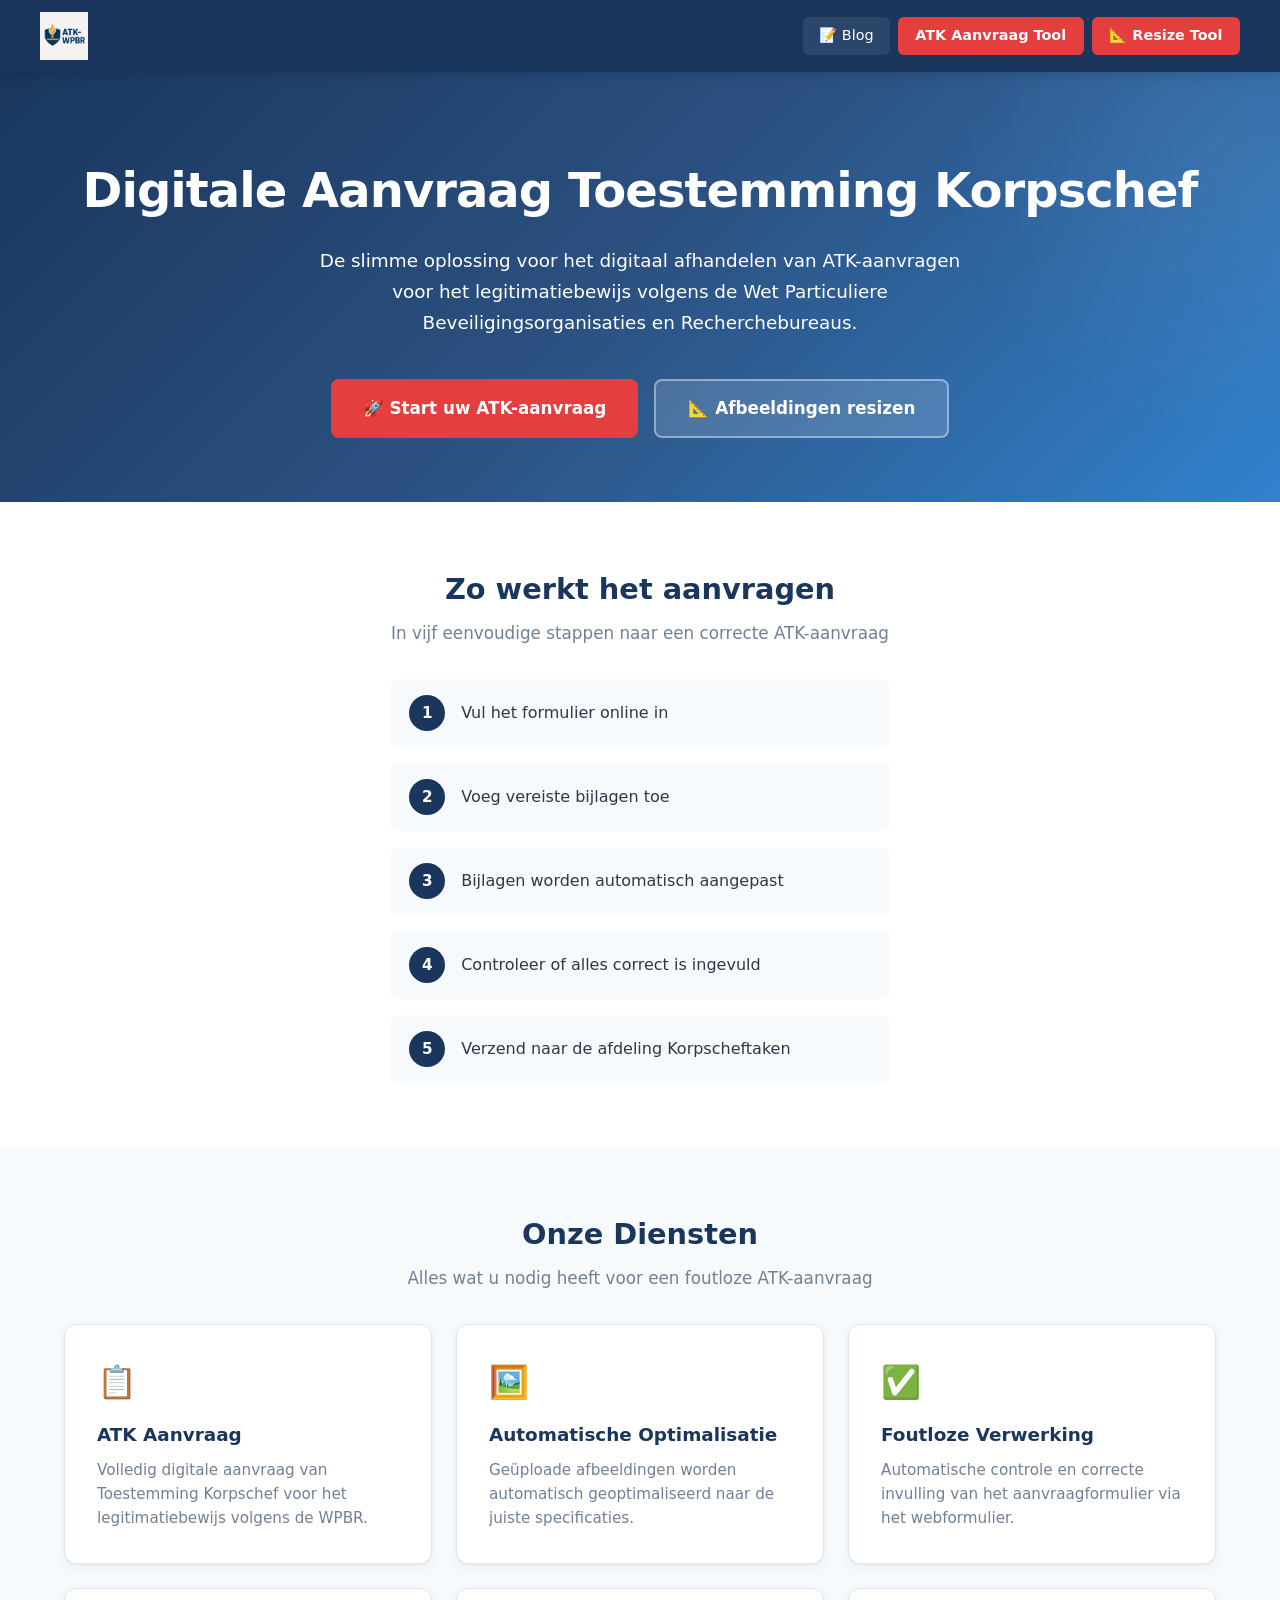
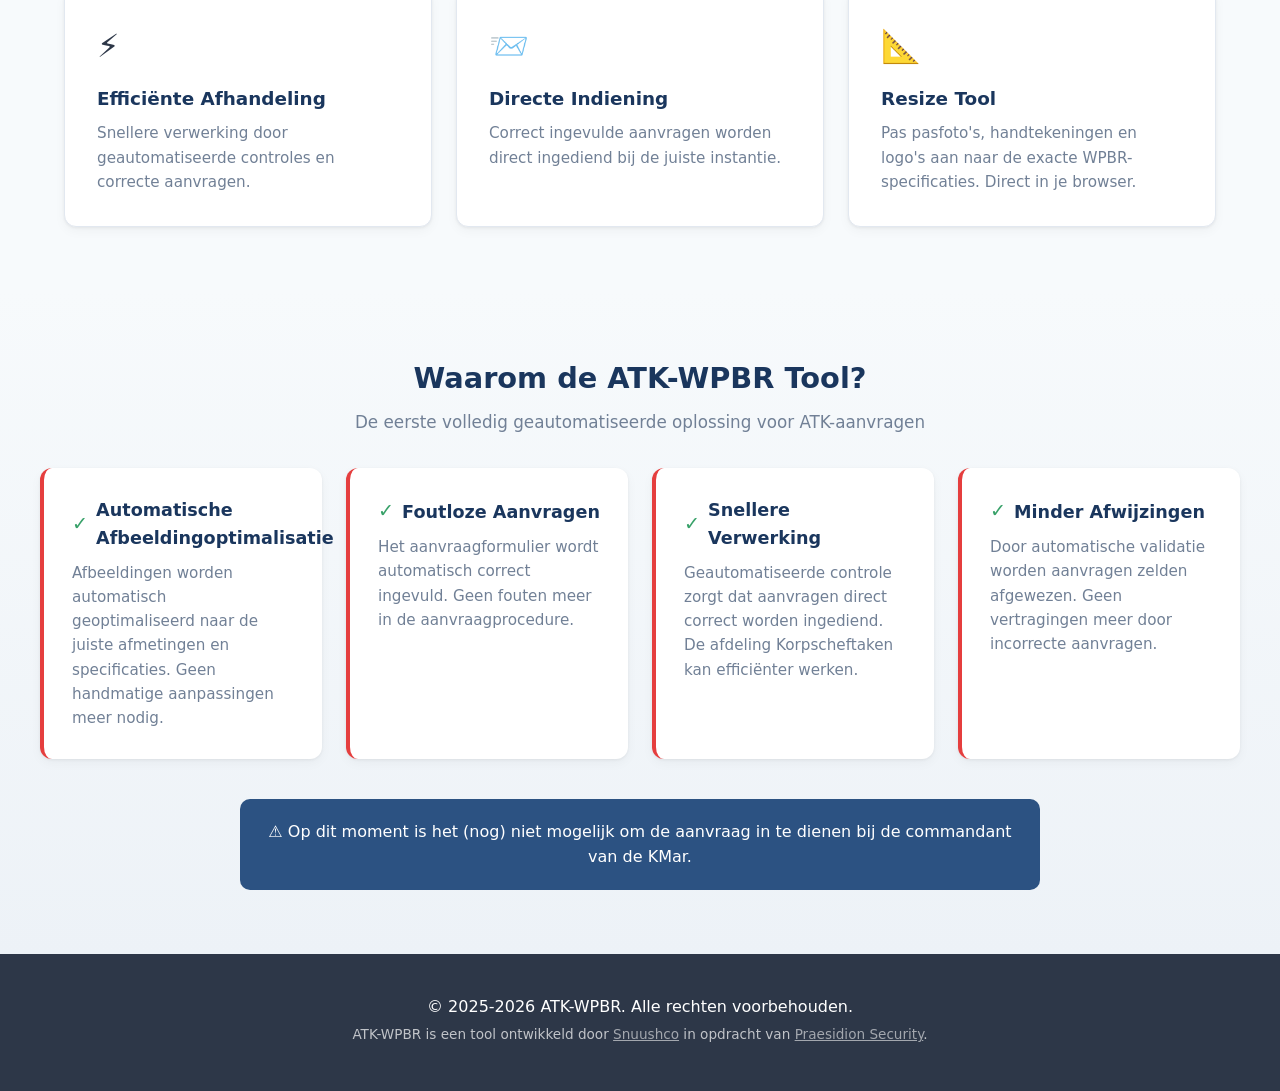
<file: index.html>
<!DOCTYPE html>
<html lang="nl">
<head>
    <meta charset="UTF-8">
    <meta name="viewport" content="width=device-width, initial-scale=1.0">
    <meta name="description" content="ATK-WPBR: De slimme tool voor het digitaal afhandelen van Aanvraag Toestemming Korpschef (ATK) voor het legitimatiebewijs volgens de WPBR. Automatische optimalisatie en foutloze aanvragen.">
    <meta name="keywords" content="ATK, WPBR, legitimatiebewijs, Korpschef, beveiligingsorganisatie, vergunningplicht, beveiligingswetgeving, Praesidion Security">
    <meta name="robots" content="index, follow">
    <link rel="canonical" href="https://www.atk-wpbr.nl">
    <link rel="icon" type="image/png" href="favicon.png">
    <title>ATK-WPBR | Digitale Aanvraag Toestemming Korpschef voor WPBR</title>
    <style>
        :root {
            --primary: #1a365d;
            --secondary: #2c5282;
            --accent: #e53e3e;
            --accent-hover: #c53030;
            --light: #f7fafc;
            --dark: #2d3748;
            --success: #38a169;
        }

        * { margin: 0; padding: 0; box-sizing: border-box; }

        body {
            font-family: 'Segoe UI', system-ui, -apple-system, sans-serif;
            line-height: 1.6;
            color: var(--dark);
            background: var(--light);
        }

        /* ── Header ── */
        header {
            background: var(--primary);
            color: white;
            padding: 0.75rem 1rem;
            position: fixed;
            width: 100%;
            top: 0;
            z-index: 1000;
            box-shadow: 0 2px 12px rgba(0,0,0,0.15);
        }
        .header-content {
            max-width: 1200px;
            margin: 0 auto;
            display: flex;
            justify-content: space-between;
            align-items: center;
            gap: 1rem;
        }
        .logo { height: 48px; width: auto; }
        .main-nav {
            display: flex;
            align-items: center;
            gap: 0.5rem;
            flex-wrap: wrap;
            justify-content: flex-end;
        }
        .nav-link {
            color: white;
            text-decoration: none;
            font-weight: 500;
            padding: 0.45rem 1rem;
            border-radius: 6px;
            font-size: 0.9rem;
            transition: background 0.2s;
            background: rgba(255,255,255,0.08);
        }
        .nav-link:hover { background: rgba(255,255,255,0.18); }
        .tool-link-btn {
            background: var(--accent);
            color: #fff;
            font-size: 0.9rem;
            font-weight: 600;
            padding: 0.45rem 1.1rem;
            border-radius: 6px;
            text-decoration: none;
            transition: background 0.2s, transform 0.2s;
        }
        .tool-link-btn:hover {
            background: var(--accent-hover);
            transform: translateY(-1px);
        }

        /* ── Hero ── */
        main { margin-top: 72px; }
        .hero {
            background: linear-gradient(135deg, var(--primary) 0%, var(--secondary) 50%, #3182ce 100%);
            color: white;
            padding: 5rem 1.5rem 4rem;
            text-align: center;
            position: relative;
            overflow: hidden;
        }
        .hero::after {
            content: '';
            position: absolute;
            top: -50%;
            right: -20%;
            width: 600px;
            height: 600px;
            background: radial-gradient(circle, rgba(255,255,255,0.06) 0%, transparent 70%);
            border-radius: 50%;
        }
        .hero h1 {
            font-size: clamp(2rem, 5vw, 3rem);
            margin-bottom: 1rem;
            font-weight: 800;
            letter-spacing: -0.02em;
        }
        .hero p {
            font-size: 1.15rem;
            max-width: 650px;
            margin: 0 auto 2.5rem;
            opacity: 0.92;
            line-height: 1.7;
        }
        .hero-buttons {
            display: flex;
            gap: 1rem;
            justify-content: center;
            flex-wrap: wrap;
        }
        .cta-button {
            display: inline-flex;
            align-items: center;
            gap: 0.5rem;
            padding: 0.9rem 2rem;
            border-radius: 8px;
            text-decoration: none;
            font-weight: 700;
            font-size: 1.05rem;
            transition: transform 0.2s, box-shadow 0.2s;
        }
        .cta-button:hover { transform: translateY(-2px); box-shadow: 0 6px 20px rgba(0,0,0,0.2); }
        .cta-primary { background: var(--accent); color: white; }
        .cta-secondary { background: rgba(255,255,255,0.15); color: white; border: 2px solid rgba(255,255,255,0.4); }
        .cta-secondary:hover { background: rgba(255,255,255,0.25); }

        /* ── Steps ── */
        .steps-overview {
            padding: 4rem 1.5rem 3rem;
            background: white;
        }
        .steps-container {
            max-width: 700px;
            margin: 0 auto;
            text-align: center;
        }
        .section-title {
            color: var(--primary);
            font-size: 1.8rem;
            font-weight: 700;
            margin-bottom: 0.5rem;
        }
        .section-subtitle {
            color: #718096;
            font-size: 1.05rem;
            margin-bottom: 2rem;
        }
        .steps-list {
            list-style: none;
            text-align: left;
            max-width: 500px;
            margin: 0 auto;
            counter-reset: step;
        }
        .steps-list li {
            counter-increment: step;
            display: flex;
            align-items: center;
            gap: 1rem;
            margin-bottom: 1rem;
            background: var(--light);
            border-radius: 10px;
            padding: 1rem 1.2rem;
            font-weight: 500;
            transition: transform 0.2s;
        }
        .steps-list li:hover { transform: translateX(4px); }
        .steps-list li::before {
            content: counter(step);
            display: flex;
            align-items: center;
            justify-content: center;
            width: 36px;
            height: 36px;
            border-radius: 50%;
            background: var(--primary);
            color: white;
            font-weight: 700;
            font-size: 0.95rem;
            flex-shrink: 0;
        }

        /* ── Services ── */
        .services {
            max-width: 1200px;
            margin: 0 auto;
            padding: 4rem 1.5rem;
        }
        .services-grid {
            display: grid;
            grid-template-columns: repeat(auto-fit, minmax(280px, 1fr));
            gap: 1.5rem;
            margin-top: 2rem;
        }
        .service-card {
            background: white;
            padding: 2rem;
            border-radius: 12px;
            box-shadow: 0 1px 3px rgba(0,0,0,0.06), 0 4px 12px rgba(0,0,0,0.04);
            border: 1px solid #e2e8f0;
            transition: transform 0.2s, box-shadow 0.2s;
        }
        .service-card:hover { transform: translateY(-4px); box-shadow: 0 8px 24px rgba(0,0,0,0.08); }
        .service-card .icon { font-size: 2rem; margin-bottom: 0.75rem; }
        .service-card h3 { color: var(--primary); margin-bottom: 0.5rem; font-size: 1.15rem; }
        .service-card p { color: #718096; font-size: 0.95rem; }

        /* ── Benefits ── */
        .tool-benefits {
            background: linear-gradient(180deg, var(--light) 0%, #edf2f7 100%);
            padding: 4rem 1.5rem;
        }
        .benefits-container { max-width: 1200px; margin: 0 auto; text-align: center; }
        .benefits-grid {
            display: grid;
            grid-template-columns: repeat(auto-fit, minmax(280px, 1fr));
            gap: 1.5rem;
            margin-top: 2rem;
            text-align: left;
        }
        .benefit-card {
            background: white;
            padding: 1.75rem;
            border-radius: 12px;
            box-shadow: 0 1px 3px rgba(0,0,0,0.06), 0 4px 12px rgba(0,0,0,0.04);
            border-left: 4px solid var(--accent);
            transition: transform 0.2s;
        }
        .benefit-card:hover { transform: translateY(-3px); }
        .benefit-card h3 {
            color: var(--primary);
            margin-bottom: 0.5rem;
            display: flex;
            align-items: center;
            gap: 0.5rem;
            font-size: 1.1rem;
        }
        .benefit-card h3::before { content: "✓"; color: var(--success); font-weight: bold; font-size: 1.2rem; }
        .benefit-card p { color: #718096; font-size: 0.95rem; }

        .disclaimer {
            background: var(--secondary);
            color: white;
            padding: 1.25rem 1.5rem;
            border-radius: 10px;
            margin-top: 2.5rem;
            text-align: center;
            max-width: 800px;
            margin-left: auto;
            margin-right: auto;
        }
        .disclaimer p { font-size: 1rem; }

        /* ── Footer ── */
        footer {
            background: var(--dark);
            color: white;
            padding: 2.5rem 1.5rem;
            text-align: center;
        }
        .footer-content { max-width: 1200px; margin: 0 auto; }
        .footer-content p { margin-bottom: 0.3rem; }
        .parent-org { font-size: 0.85rem; opacity: 0.7; }
        footer a { color: rgba(255,255,255,0.8); text-decoration: underline; }
        footer a:hover { color: white; }

        /* ── Animations ── */
        @keyframes fadeInUp {
            from { opacity: 0; transform: translateY(20px); }
            to { opacity: 1; transform: translateY(0); }
        }
        .animate-in { animation: fadeInUp 0.6s ease-out both; }
        .delay-1 { animation-delay: 0.1s; }
        .delay-2 { animation-delay: 0.2s; }
        .delay-3 { animation-delay: 0.3s; }

        /* ── Responsive ── */
        @media (max-width: 768px) {
            .header-content { flex-direction: column; gap: 0.5rem; }
            .main-nav { justify-content: center; width: 100%; }
            .hero { padding: 3.5rem 1rem 3rem; }
            .hero-buttons { flex-direction: column; align-items: center; }
            .cta-button { width: 100%; max-width: 300px; justify-content: center; }
            .services, .tool-benefits, .steps-overview { padding: 3rem 1rem; }
        }
    </style>
</head>
<body>
    <header>
        <div class="header-content">
            <img src="logo_tool.png" alt="ATK-WPBR Logo" class="logo">
            <nav class="main-nav">
                <a href="blog.html" class="nav-link">📝 Blog</a>
                <a href="/aanvraag" class="tool-link-btn">ATK Aanvraag Tool</a>
                <a href="/resize/" class="tool-link-btn">📐 Resize Tool</a>
            </nav>
        </div>
    </header>

    <main>
        <section class="hero">
            <h1 class="animate-in">Digitale Aanvraag Toestemming Korpschef</h1>
            <p class="animate-in delay-1">De slimme oplossing voor het digitaal afhandelen van ATK-aanvragen voor het legitimatiebewijs volgens de Wet Particuliere Beveiligingsorganisaties en Recherchebureaus.</p>
            <div class="hero-buttons animate-in delay-2">
                <a href="/aanvraag" class="cta-button cta-primary">🚀 Start uw ATK-aanvraag</a>
                <a href="/resize/" class="cta-button cta-secondary">📐 Afbeeldingen resizen</a>
            </div>
        </section>

        <section class="steps-overview">
            <div class="steps-container">
                <h2 class="section-title">Zo werkt het aanvragen</h2>
                <p class="section-subtitle">In vijf eenvoudige stappen naar een correcte ATK-aanvraag</p>
                <ol class="steps-list">
                    <li>Vul het formulier online in</li>
                    <li>Voeg vereiste bijlagen toe</li>
                    <li>Bijlagen worden automatisch aangepast</li>
                    <li>Controleer of alles correct is ingevuld</li>
                    <li>Verzend naar de afdeling Korpscheftaken</li>
                </ol>
            </div>
        </section>

        <section class="services">
            <h2 class="section-title" style="text-align:center;">Onze Diensten</h2>
            <p class="section-subtitle" style="text-align:center;">Alles wat u nodig heeft voor een foutloze ATK-aanvraag</p>
            <div class="services-grid">
                <article class="service-card">
                    <div class="icon">📋</div>
                    <h3>ATK Aanvraag</h3>
                    <p>Volledig digitale aanvraag van Toestemming Korpschef voor het legitimatiebewijs volgens de WPBR.</p>
                </article>
                <article class="service-card">
                    <div class="icon">🖼️</div>
                    <h3>Automatische Optimalisatie</h3>
                    <p>Geüploade afbeeldingen worden automatisch geoptimaliseerd naar de juiste specificaties.</p>
                </article>
                <article class="service-card">
                    <div class="icon">✅</div>
                    <h3>Foutloze Verwerking</h3>
                    <p>Automatische controle en correcte invulling van het aanvraagformulier via het webformulier.</p>
                </article>
                <article class="service-card">
                    <div class="icon">⚡</div>
                    <h3>Efficiënte Afhandeling</h3>
                    <p>Snellere verwerking door geautomatiseerde controles en correcte aanvragen.</p>
                </article>
                <article class="service-card">
                    <div class="icon">📨</div>
                    <h3>Directe Indiening</h3>
                    <p>Correct ingevulde aanvragen worden direct ingediend bij de juiste instantie.</p>
                </article>
                <article class="service-card">
                    <div class="icon">📐</div>
                    <h3>Resize Tool</h3>
                    <p>Pas pasfoto's, handtekeningen en logo's aan naar de exacte WPBR-specificaties. Direct in je browser.</p>
                </article>
            </div>
        </section>

        <section class="tool-benefits">
            <div class="benefits-container">
                <h2 class="section-title">Waarom de ATK-WPBR Tool?</h2>
                <p class="section-subtitle">De eerste volledig geautomatiseerde oplossing voor ATK-aanvragen</p>
                <div class="benefits-grid">
                    <article class="benefit-card">
                        <h3>Automatische Afbeeldingoptimalisatie</h3>
                        <p>Afbeeldingen worden automatisch geoptimaliseerd naar de juiste afmetingen en specificaties. Geen handmatige aanpassingen meer nodig.</p>
                    </article>
                    <article class="benefit-card">
                        <h3>Foutloze Aanvragen</h3>
                        <p>Het aanvraagformulier wordt automatisch correct ingevuld. Geen fouten meer in de aanvraagprocedure.</p>
                    </article>
                    <article class="benefit-card">
                        <h3>Snellere Verwerking</h3>
                        <p>Geautomatiseerde controle zorgt dat aanvragen direct correct worden ingediend. De afdeling Korpscheftaken kan efficiënter werken.</p>
                    </article>
                    <article class="benefit-card">
                        <h3>Minder Afwijzingen</h3>
                        <p>Door automatische validatie worden aanvragen zelden afgewezen. Geen vertragingen meer door incorrecte aanvragen.</p>
                    </article>
                </div>
                <div class="disclaimer">
                    <p>⚠️ Op dit moment is het (nog) niet mogelijk om de aanvraag in te dienen bij de commandant van de KMar.</p>
                </div>
            </div>
        </section>
    </main>

    <footer>
        <div class="footer-content">
            <p>© 2025-2026 ATK-WPBR. Alle rechten voorbehouden.</p>
            <p class="parent-org">ATK-WPBR is een tool ontwikkeld door <a href="https://snuushco.nl">Snuushco</a> in opdracht van <a href="https://www.praesidion.com">Praesidion Security</a>.</p>
        </div>
    </footer>

    <script type="application/ld+json">
    {
        "@context": "https://schema.org",
        "@type": "Organization",
        "name": "ATK-WPBR",
        "url": "https://www.atk-wpbr.nl",
        "logo": "https://www.atk-wpbr.nl/logo_atk_wpbr.png",
        "parentOrganization": {
            "@type": "Organization",
            "name": "Praesidion Security"
        },
        "description": "De slimme tool voor het digitaal afhandelen van Aanvraag Toestemming Korpschef (ATK) voor het legitimatiebewijs volgens de WPBR",
        "serviceType": [
            "ATK-aanvraag",
            "Legitimatiebewijs",
            "WPBR-verwerking",
            "Beveiligingswetgeving"
        ],
        "areaServed": {
            "@type": "Country",
            "name": "Netherlands"
        }
    }
    </script>
</body>
</html>
</file>
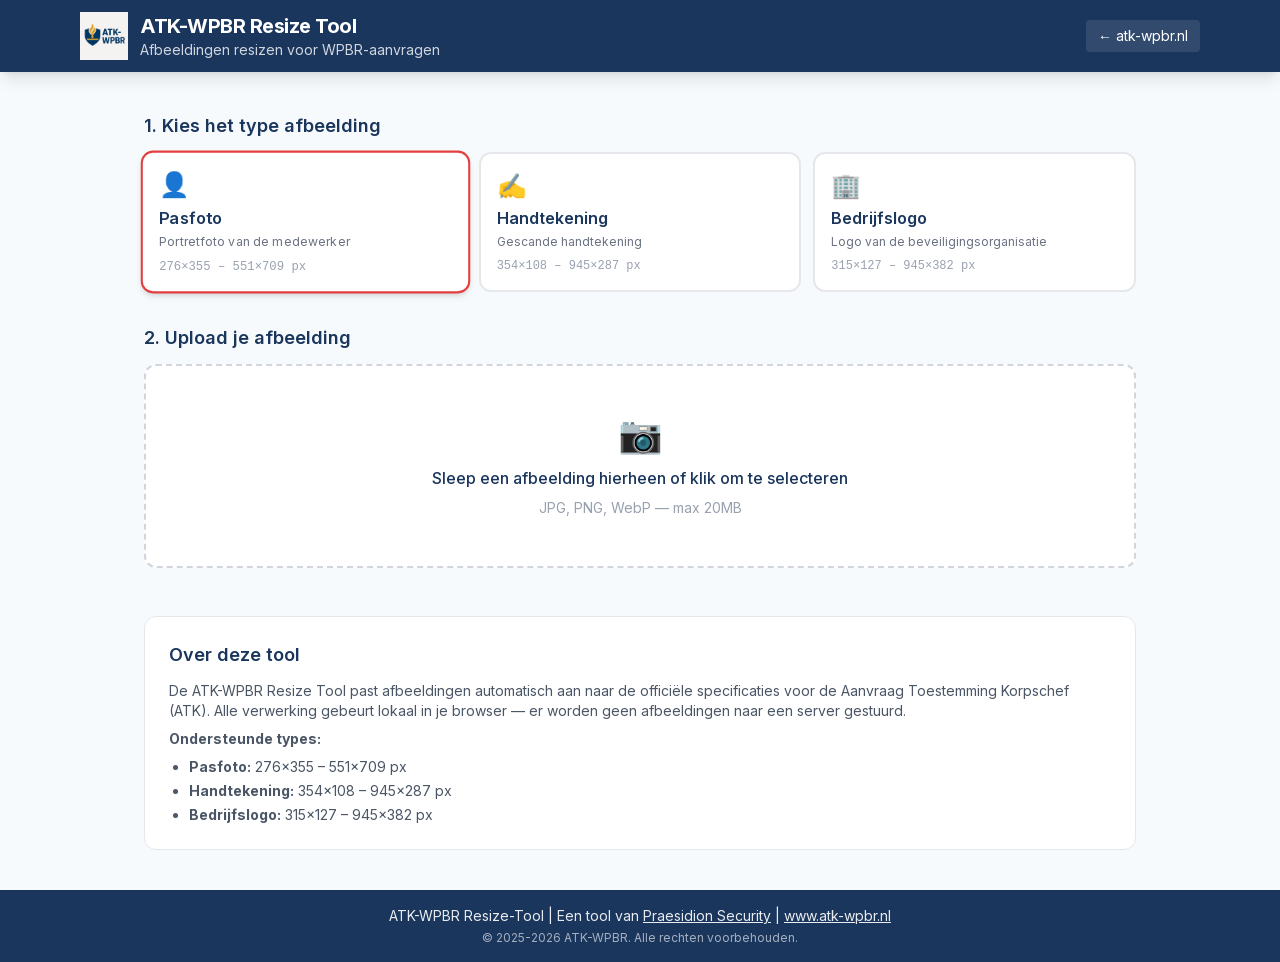
<file: resize/index.html>
<!DOCTYPE html><html lang="nl"><head><meta charSet="utf-8"/><meta name="viewport" content="width=device-width, initial-scale=1"/><link rel="preload" href="/resize/_next/static/media/83afe278b6a6bb3c-s.p.0q-301v4kxxnr.woff2" as="font" crossorigin="" type="font/woff2"/><link rel="stylesheet" href="/resize/_next/static/chunks/0m.~ll0j8zoun.css" data-precedence="next"/><link rel="preload" as="script" fetchPriority="low" href="/resize/_next/static/chunks/130vjnfgpfjle.js"/><script src="/resize/_next/static/chunks/0akkm_4hnuwkc.js" async=""></script><script src="/resize/_next/static/chunks/05ulxwvfd6l2a.js" async=""></script><script src="/resize/_next/static/chunks/turbopack-02mfvq6vlp2~x.js" async=""></script><script src="/resize/_next/static/chunks/01xc.279c1imz.js" async=""></script><script src="/resize/_next/static/chunks/06cw.6_xok2fg.js" async=""></script><script src="/resize/_next/static/chunks/04t6wxpjfo.9f.js" async=""></script><link rel="preload" href="https://www.googletagmanager.com/gtag/js?id=G-BLVYVZBXHK" as="script"/><meta name="next-size-adjust" content=""/><title>ATK-WPBR Resize Tool | Afbeeldingen resizen voor WPBR-aanvragen</title><meta name="description" content="Resize pasfoto&#x27;s, handtekeningen en bedrijfslogo&#x27;s naar de officiële WPBR-specificaties voor Aanvraag Toestemming Korpschef. Gratis, snel en veilig in je browser."/><meta name="keywords" content="ATK, WPBR, resize, pasfoto, handtekening, bedrijfslogo, legitimatiebewijs, Korpschef, beveiliging"/><meta property="og:title" content="ATK-WPBR Resize Tool"/><meta property="og:description" content="Resize afbeeldingen naar officiële WPBR-specificaties voor ATK-aanvragen."/><meta property="og:url" content="https://resize.atk-wpbr.nl"/><meta property="og:site_name" content="ATK-WPBR"/><meta property="og:type" content="website"/><meta name="twitter:card" content="summary"/><meta name="twitter:title" content="ATK-WPBR Resize Tool"/><meta name="twitter:description" content="Resize afbeeldingen naar officiële WPBR-specificaties voor ATK-aanvragen."/><script src="/resize/_next/static/chunks/03~yq9q893hmn.js" noModule=""></script></head><body class="inter_5972bc34-module__OU16Qa__className"><div hidden=""><!--$--><!--/$--></div><div class="flex flex-col min-h-screen bg-[var(--light)]"><header class="bg-[var(--navy)] text-white shadow-lg"><div class="max-w-6xl mx-auto px-4 py-3 flex items-center justify-between"><div class="flex items-center gap-3"><img alt="ATK-WPBR Logo" loading="lazy" width="48" height="48" decoding="async" data-nimg="1" class="h-10 w-auto sm:h-12" style="color:transparent" src="/logo_tool.png"/><div><h1 class="text-lg sm:text-xl font-bold tracking-tight">ATK-WPBR Resize Tool</h1><p class="text-xs sm:text-sm opacity-80 hidden sm:block">Afbeeldingen resizen voor WPBR-aanvragen</p></div></div><a href="https://www.atk-wpbr.nl" class="text-sm bg-white/10 hover:bg-white/20 px-3 py-1.5 rounded transition-colors">← atk-wpbr.nl</a></div></header><main class="flex-1 max-w-5xl mx-auto w-full px-4 py-6 sm:py-10"><section class="mb-8"><h2 class="text-lg font-semibold text-[var(--navy)] mb-3">1. Kies het type afbeelding</h2><div class="grid grid-cols-1 sm:grid-cols-3 gap-3"><button class="p-4 rounded-xl border-2 transition-all text-left border-[var(--accent)] bg-white shadow-md scale-[1.02]"><div class="text-2xl mb-1">👤</div><div class="font-semibold text-[var(--navy)]">Pasfoto</div><div class="text-xs text-gray-500 mt-1">Portretfoto van de medewerker</div><div class="text-xs text-gray-400 mt-2 font-mono">276<!-- -->×<!-- -->355<!-- --> – <!-- -->551<!-- -->×<!-- -->709<!-- --> px</div></button><button class="p-4 rounded-xl border-2 transition-all text-left border-gray-200 bg-white hover:border-[var(--navy-light)] hover:shadow-sm"><div class="text-2xl mb-1">✍️</div><div class="font-semibold text-[var(--navy)]">Handtekening</div><div class="text-xs text-gray-500 mt-1">Gescande handtekening</div><div class="text-xs text-gray-400 mt-2 font-mono">354<!-- -->×<!-- -->108<!-- --> – <!-- -->945<!-- -->×<!-- -->287<!-- --> px</div></button><button class="p-4 rounded-xl border-2 transition-all text-left border-gray-200 bg-white hover:border-[var(--navy-light)] hover:shadow-sm"><div class="text-2xl mb-1">🏢</div><div class="font-semibold text-[var(--navy)]">Bedrijfslogo</div><div class="text-xs text-gray-500 mt-1">Logo van de beveiligingsorganisatie</div><div class="text-xs text-gray-400 mt-2 font-mono">315<!-- -->×<!-- -->127<!-- --> – <!-- -->945<!-- -->×<!-- -->382<!-- --> px</div></button></div></section><section class="mb-8"><h2 class="text-lg font-semibold text-[var(--navy)] mb-3">2. Upload je afbeelding</h2><div class="border-2 border-dashed rounded-xl p-8 sm:p-12 text-center cursor-pointer transition-all border-gray-300 bg-white hover:border-[var(--navy-light)] hover:bg-gray-50"><input type="file" accept="image/*" class="hidden"/><div class="text-4xl mb-3">📷</div><p class="text-[var(--navy)] font-medium">Sleep een afbeelding hierheen of klik om te selecteren</p><p class="text-sm text-gray-400 mt-2">JPG, PNG, WebP — max 20MB</p></div></section><section class="mt-12 bg-white rounded-xl p-6 border border-gray-200"><h2 class="text-lg font-semibold text-[var(--navy)] mb-3">Over deze tool</h2><div class="text-sm text-gray-600 space-y-2"><p>De ATK-WPBR Resize Tool past afbeeldingen automatisch aan naar de officiële specificaties voor de Aanvraag Toestemming Korpschef (ATK). Alle verwerking gebeurt lokaal in je browser — er worden geen afbeeldingen naar een server gestuurd.</p><p><strong>Ondersteunde types:</strong></p><ul class="list-disc pl-5 space-y-1"><li><strong>Pasfoto:</strong> <!-- -->276<!-- -->×<!-- -->355<!-- --> – <!-- -->551<!-- -->×<!-- -->709<!-- --> px</li><li><strong>Handtekening:</strong> <!-- -->354<!-- -->×<!-- -->108<!-- --> – <!-- -->945<!-- -->×<!-- -->287<!-- --> px</li><li><strong>Bedrijfslogo:</strong> <!-- -->315<!-- -->×<!-- -->127<!-- --> – <!-- -->945<!-- -->×<!-- -->382<!-- --> px</li></ul></div></section></main><footer class="bg-[var(--navy)] text-white py-4 mt-auto"><div class="max-w-6xl mx-auto px-4 text-center text-sm"><p class="opacity-90">ATK-WPBR Resize-Tool | Een tool van<!-- --> <a href="https://www.praesidion.com" class="underline hover:opacity-80">Praesidion Security</a> <!-- -->|<!-- --> <a href="https://www.atk-wpbr.nl" class="underline hover:opacity-80">www.atk-wpbr.nl</a></p><p class="opacity-60 mt-1 text-xs">© 2025-2026 ATK-WPBR. Alle rechten voorbehouden.</p></div></footer></div><!--$--><!--/$--><script src="/resize/_next/static/chunks/130vjnfgpfjle.js" id="_R_" async=""></script><script>(self.__next_f=self.__next_f||[]).push([0])</script><script>self.__next_f.push([1,"1:\"$Sreact.fragment\"\n2:I[99702,[\"/resize/_next/static/chunks/01xc.279c1imz.js\",\"/resize/_next/static/chunks/06cw.6_xok2fg.js\"],\"\"]\n3:I[67821,[\"/resize/_next/static/chunks/01xc.279c1imz.js\",\"/resize/_next/static/chunks/06cw.6_xok2fg.js\"],\"default\"]\n4:I[32370,[\"/resize/_next/static/chunks/01xc.279c1imz.js\",\"/resize/_next/static/chunks/06cw.6_xok2fg.js\"],\"default\"]\n5:I[63960,[\"/resize/_next/static/chunks/01xc.279c1imz.js\",\"/resize/_next/static/chunks/06cw.6_xok2fg.js\"],\"ClientPageRoot\"]\n6:I[21131,[\"/resize/_next/static/chunks/01xc.279c1imz.js\",\"/resize/_next/static/chunks/06cw.6_xok2fg.js\",\"/resize/_next/static/chunks/04t6wxpjfo.9f.js\"],\"default\"]\n9:I[90957,[\"/resize/_next/static/chunks/01xc.279c1imz.js\",\"/resize/_next/static/chunks/06cw.6_xok2fg.js\"],\"OutletBoundary\"]\na:\"$Sreact.suspense\"\nc:I[90957,[\"/resize/_next/static/chunks/01xc.279c1imz.js\",\"/resize/_next/static/chunks/06cw.6_xok2fg.js\"],\"ViewportBoundary\"]\ne:I[90957,[\"/resize/_next/static/chunks/01xc.279c1imz.js\",\"/resize/_next/static/chunks/06cw.6_xok2fg.js\"],\"MetadataBoundary\"]\n10:I[66252,[\"/resize/_next/static/chunks/01xc.279c1imz.js\",\"/resize/_next/static/chunks/06cw.6_xok2fg.js\"],\"default\",1]\n:HL[\"/resize/_next/static/chunks/0m.~ll0j8zoun.css\",\"style\"]\n:HL[\"/resize/_next/static/media/83afe278b6a6bb3c-s.p.0q-301v4kxxnr.woff2\",\"font\",{\"crossOrigin\":\"\",\"type\":\"font/woff2\"}]\n"])</script><script>self.__next_f.push([1,"0:{\"P\":null,\"c\":[\"\",\"\"],\"q\":\"\",\"i\":false,\"f\":[[[\"\",{\"children\":[\"__PAGE__\",{}]},\"$undefined\",\"$undefined\",16],[[\"$\",\"$1\",\"c\",{\"children\":[[[\"$\",\"link\",\"0\",{\"rel\":\"stylesheet\",\"href\":\"/resize/_next/static/chunks/0m.~ll0j8zoun.css\",\"precedence\":\"next\",\"crossOrigin\":\"$undefined\",\"nonce\":\"$undefined\"}],[\"$\",\"script\",\"script-0\",{\"src\":\"/resize/_next/static/chunks/01xc.279c1imz.js\",\"async\":true,\"nonce\":\"$undefined\"}],[\"$\",\"script\",\"script-1\",{\"src\":\"/resize/_next/static/chunks/06cw.6_xok2fg.js\",\"async\":true,\"nonce\":\"$undefined\"}]],[\"$\",\"html\",null,{\"lang\":\"nl\",\"children\":[[\"$\",\"head\",null,{\"children\":[[\"$\",\"$L2\",null,{\"src\":\"https://www.googletagmanager.com/gtag/js?id=G-BLVYVZBXHK\",\"strategy\":\"afterInteractive\"}],[\"$\",\"$L2\",null,{\"id\":\"google-analytics\",\"strategy\":\"afterInteractive\",\"children\":\"\\n            window.dataLayer = window.dataLayer || [];\\n            function gtag(){dataLayer.push(arguments);}\\n            gtag('js', new Date());\\n            gtag('config', 'G-BLVYVZBXHK');\\n          \"}]]}],[\"$\",\"body\",null,{\"className\":\"inter_5972bc34-module__OU16Qa__className\",\"children\":[\"$\",\"$L3\",null,{\"parallelRouterKey\":\"children\",\"error\":\"$undefined\",\"errorStyles\":\"$undefined\",\"errorScripts\":\"$undefined\",\"template\":[\"$\",\"$L4\",null,{}],\"templateStyles\":\"$undefined\",\"templateScripts\":\"$undefined\",\"notFound\":[[[\"$\",\"title\",null,{\"children\":\"404: This page could not be found.\"}],[\"$\",\"div\",null,{\"style\":{\"fontFamily\":\"system-ui,\\\"Segoe UI\\\",Roboto,Helvetica,Arial,sans-serif,\\\"Apple Color Emoji\\\",\\\"Segoe UI Emoji\\\"\",\"height\":\"100vh\",\"textAlign\":\"center\",\"display\":\"flex\",\"flexDirection\":\"column\",\"alignItems\":\"center\",\"justifyContent\":\"center\"},\"children\":[\"$\",\"div\",null,{\"children\":[[\"$\",\"style\",null,{\"dangerouslySetInnerHTML\":{\"__html\":\"body{color:#000;background:#fff;margin:0}.next-error-h1{border-right:1px solid rgba(0,0,0,.3)}@media (prefers-color-scheme:dark){body{color:#fff;background:#000}.next-error-h1{border-right:1px solid rgba(255,255,255,.3)}}\"}}],[\"$\",\"h1\",null,{\"className\":\"next-error-h1\",\"style\":{\"display\":\"inline-block\",\"margin\":\"0 20px 0 0\",\"padding\":\"0 23px 0 0\",\"fontSize\":24,\"fontWeight\":500,\"verticalAlign\":\"top\",\"lineHeight\":\"49px\"},\"children\":404}],[\"$\",\"div\",null,{\"style\":{\"display\":\"inline-block\"},\"children\":[\"$\",\"h2\",null,{\"style\":{\"fontSize\":14,\"fontWeight\":400,\"lineHeight\":\"49px\",\"margin\":0},\"children\":\"This page could not be found.\"}]}]]}]}]],[]],\"forbidden\":\"$undefined\",\"unauthorized\":\"$undefined\"}]}]]}]]}],{\"children\":[[\"$\",\"$1\",\"c\",{\"children\":[[\"$\",\"$L5\",null,{\"Component\":\"$6\",\"serverProvidedParams\":{\"searchParams\":{},\"params\":{},\"promises\":[\"$@7\",\"$@8\"]}}],[[\"$\",\"script\",\"script-0\",{\"src\":\"/resize/_next/static/chunks/04t6wxpjfo.9f.js\",\"async\":true,\"nonce\":\"$undefined\"}]],[\"$\",\"$L9\",null,{\"children\":[\"$\",\"$a\",null,{\"name\":\"Next.MetadataOutlet\",\"children\":\"$@b\"}]}]]}],{},null,false,null]},null,false,null],[\"$\",\"$1\",\"h\",{\"children\":[null,[\"$\",\"$Lc\",null,{\"children\":\"$Ld\"}],[\"$\",\"div\",null,{\"hidden\":true,\"children\":[\"$\",\"$Le\",null,{\"children\":[\"$\",\"$a\",null,{\"name\":\"Next.Metadata\",\"children\":\"$Lf\"}]}]}],[\"$\",\"meta\",null,{\"name\":\"next-size-adjust\",\"content\":\"\"}]]}],false]],\"m\":\"$undefined\",\"G\":[\"$10\",[[\"$\",\"link\",\"0\",{\"rel\":\"stylesheet\",\"href\":\"/resize/_next/static/chunks/0m.~ll0j8zoun.css\",\"precedence\":\"next\",\"crossOrigin\":\"$undefined\",\"nonce\":\"$undefined\"}]]],\"S\":true,\"h\":null,\"s\":\"$undefined\",\"l\":\"$undefined\",\"p\":\"$undefined\",\"d\":\"$undefined\",\"b\":\"TzhJdO4gCOhvC04hh5Twj\"}\n"])</script><script>self.__next_f.push([1,"7:{}\n8:\"$0:f:0:1:1:children:0:props:children:0:props:serverProvidedParams:params\"\n"])</script><script>self.__next_f.push([1,"d:[[\"$\",\"meta\",\"0\",{\"charSet\":\"utf-8\"}],[\"$\",\"meta\",\"1\",{\"name\":\"viewport\",\"content\":\"width=device-width, initial-scale=1\"}]]\n"])</script><script>self.__next_f.push([1,"b:null\nf:[[\"$\",\"title\",\"0\",{\"children\":\"ATK-WPBR Resize Tool | Afbeeldingen resizen voor WPBR-aanvragen\"}],[\"$\",\"meta\",\"1\",{\"name\":\"description\",\"content\":\"Resize pasfoto's, handtekeningen en bedrijfslogo's naar de officiële WPBR-specificaties voor Aanvraag Toestemming Korpschef. Gratis, snel en veilig in je browser.\"}],[\"$\",\"meta\",\"2\",{\"name\":\"keywords\",\"content\":\"ATK, WPBR, resize, pasfoto, handtekening, bedrijfslogo, legitimatiebewijs, Korpschef, beveiliging\"}],[\"$\",\"meta\",\"3\",{\"property\":\"og:title\",\"content\":\"ATK-WPBR Resize Tool\"}],[\"$\",\"meta\",\"4\",{\"property\":\"og:description\",\"content\":\"Resize afbeeldingen naar officiële WPBR-specificaties voor ATK-aanvragen.\"}],[\"$\",\"meta\",\"5\",{\"property\":\"og:url\",\"content\":\"https://resize.atk-wpbr.nl\"}],[\"$\",\"meta\",\"6\",{\"property\":\"og:site_name\",\"content\":\"ATK-WPBR\"}],[\"$\",\"meta\",\"7\",{\"property\":\"og:type\",\"content\":\"website\"}],[\"$\",\"meta\",\"8\",{\"name\":\"twitter:card\",\"content\":\"summary\"}],[\"$\",\"meta\",\"9\",{\"name\":\"twitter:title\",\"content\":\"ATK-WPBR Resize Tool\"}],[\"$\",\"meta\",\"10\",{\"name\":\"twitter:description\",\"content\":\"Resize afbeeldingen naar officiële WPBR-specificaties voor ATK-aanvragen.\"}]]\n"])</script></body></html>
</file>
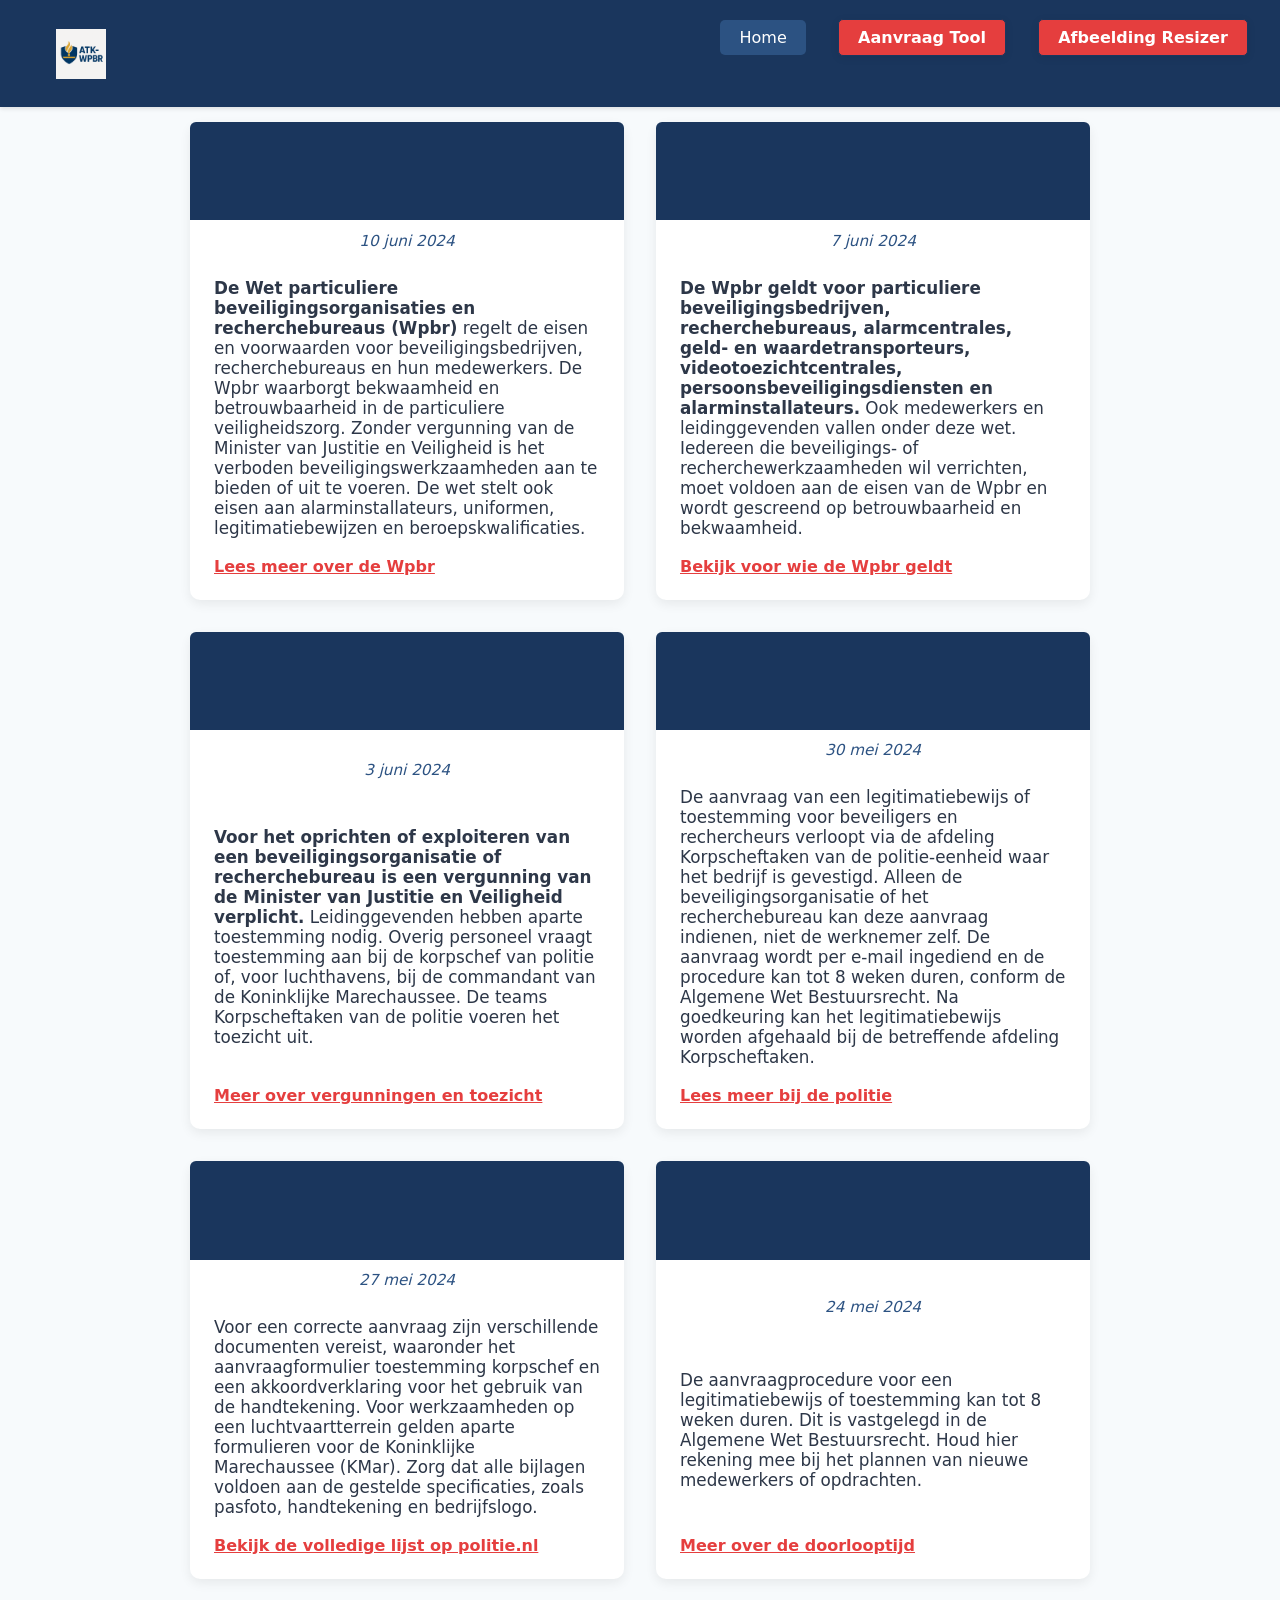
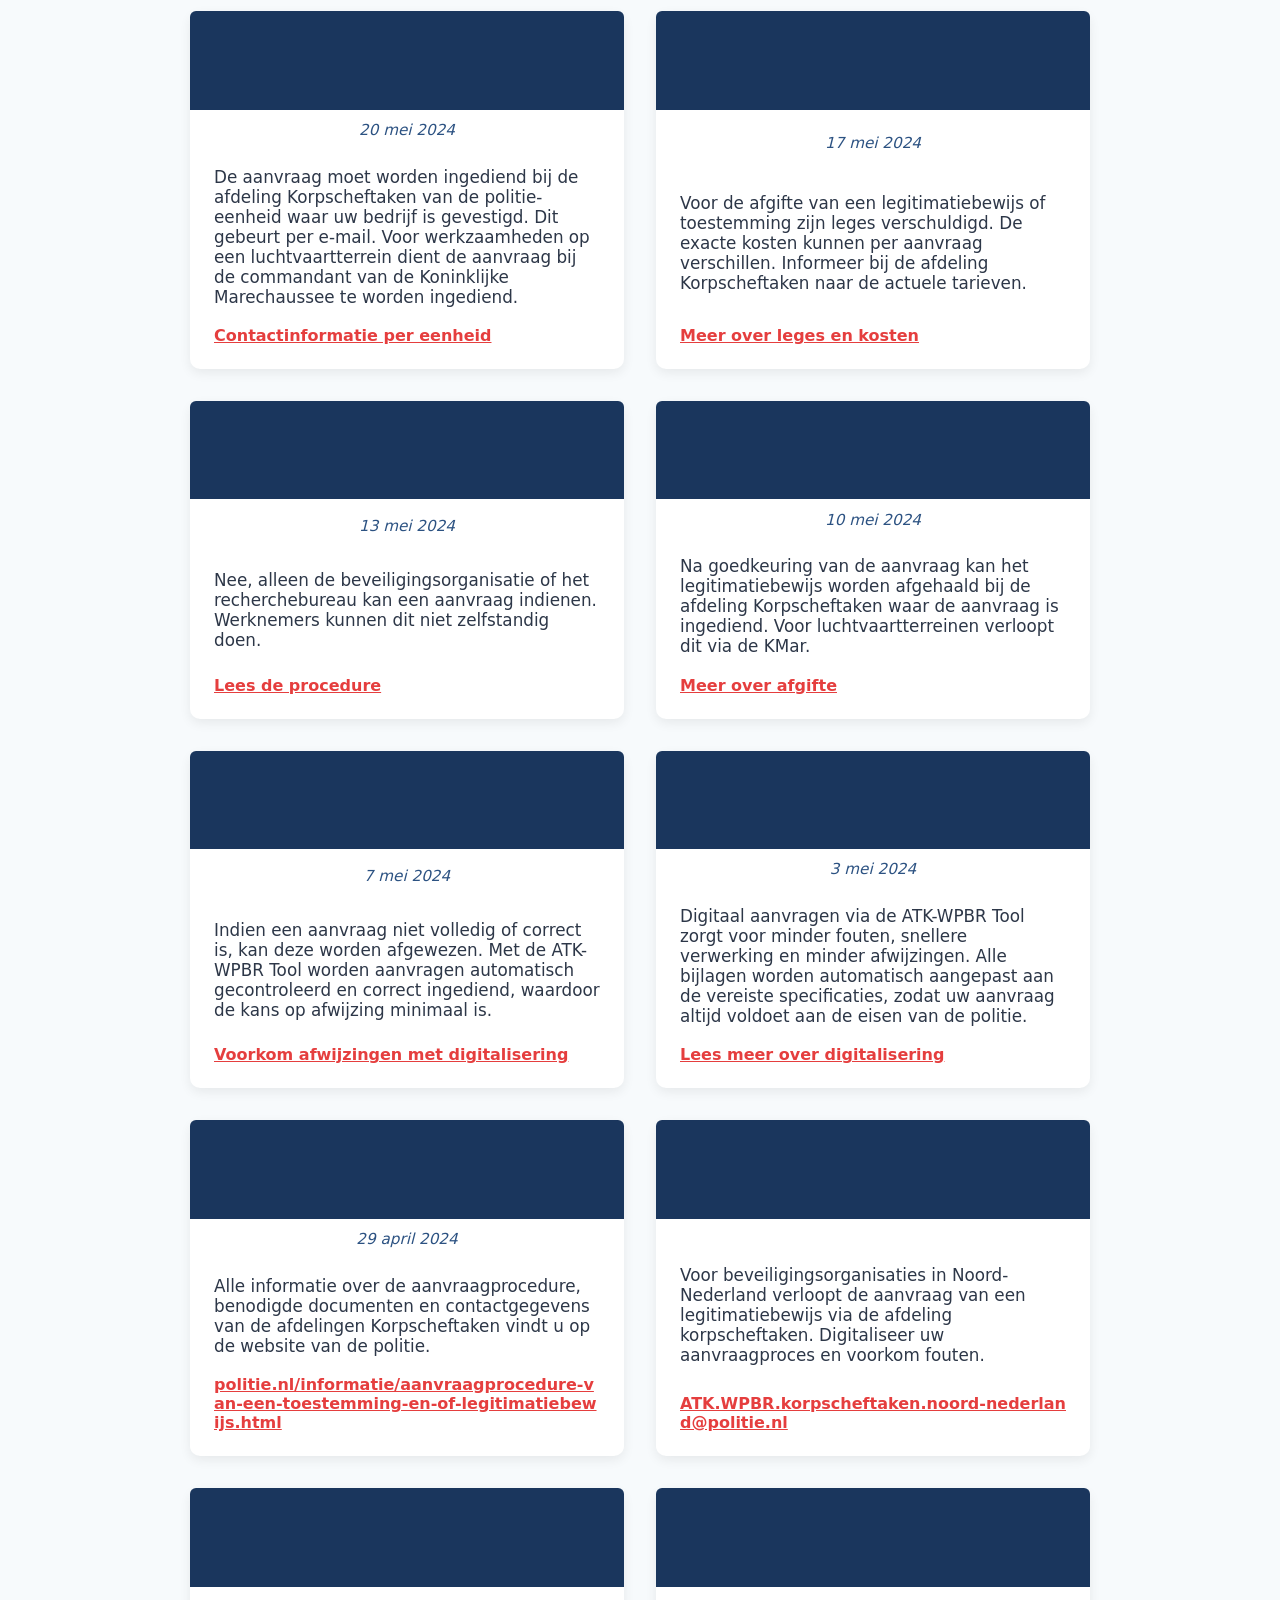
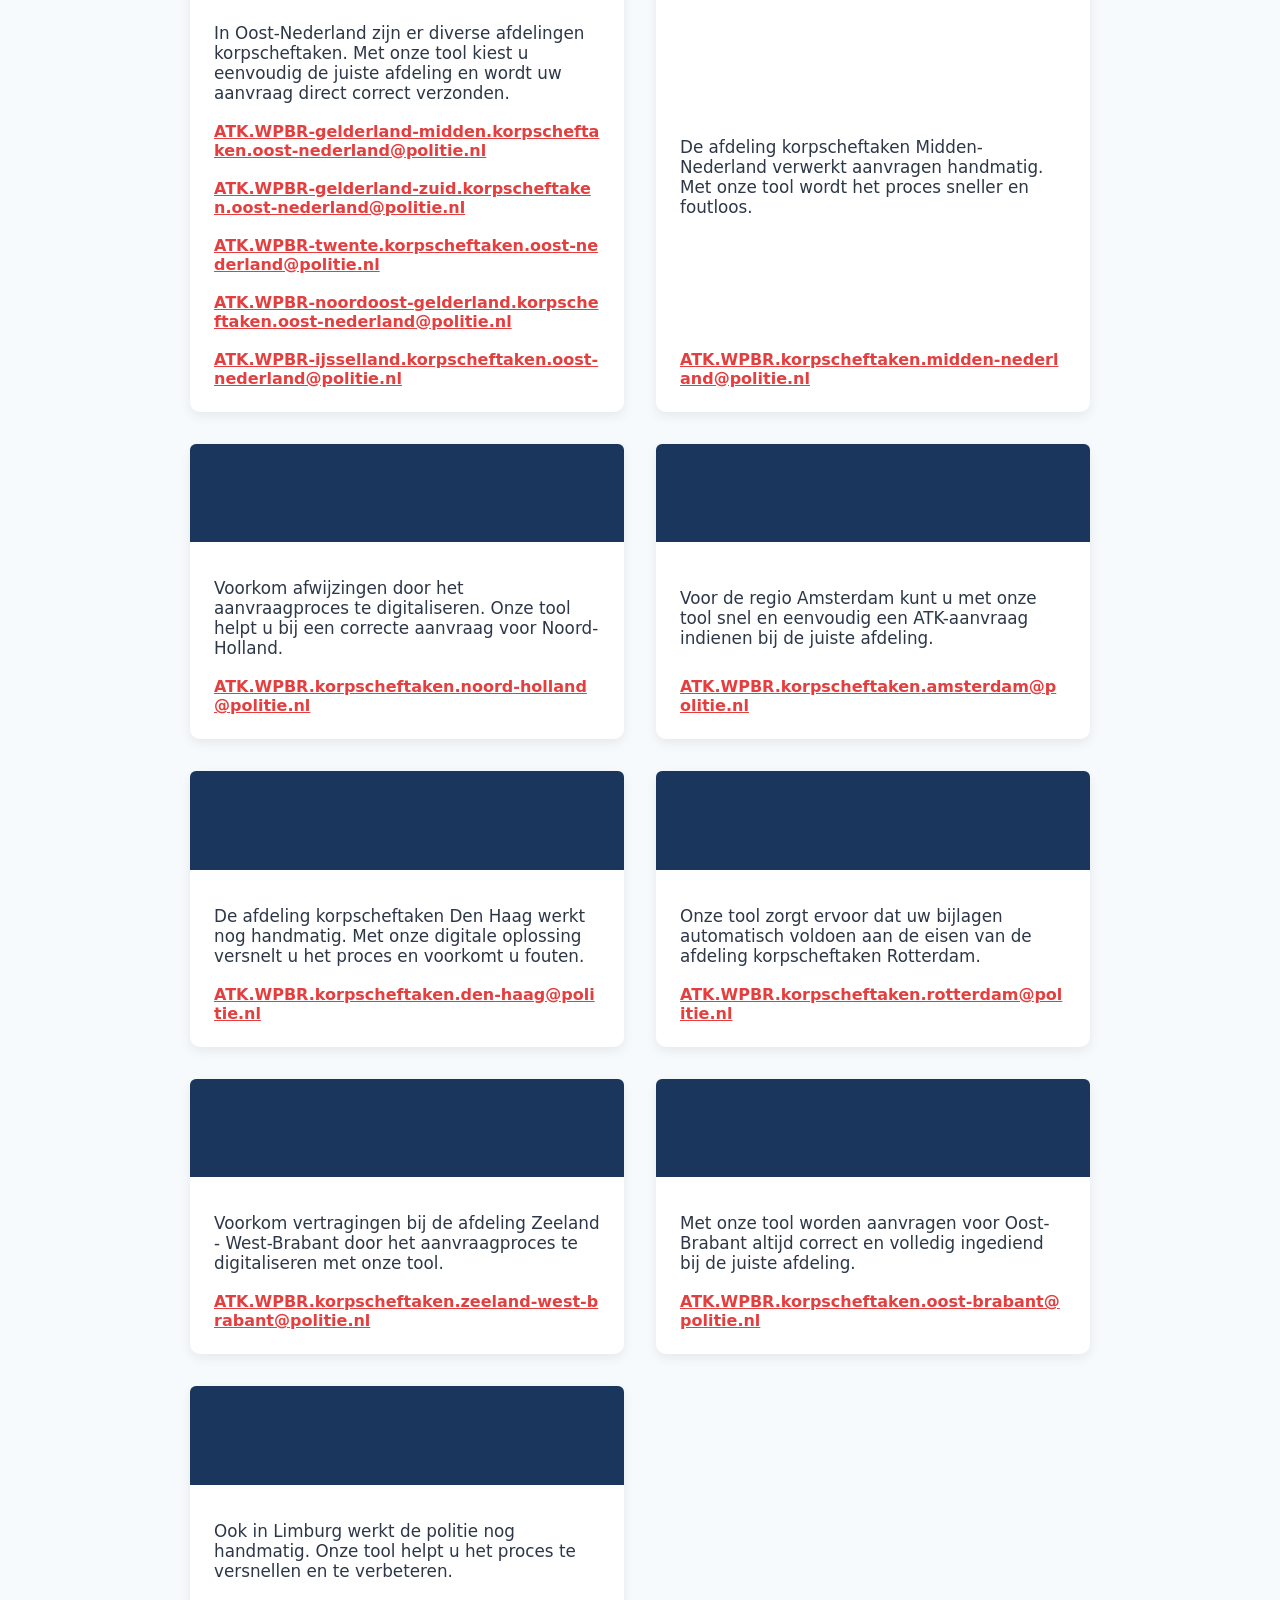
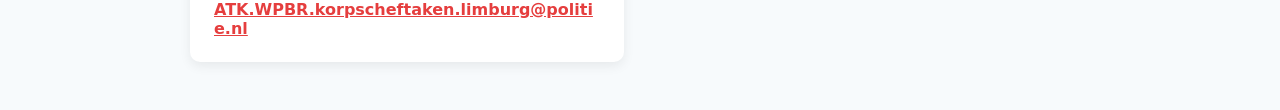
<file: blog.html>
<!DOCTYPE html>
<html lang="nl">
<head>
    <meta charset="UTF-8">
    <meta name="viewport" content="width=device-width, initial-scale=1.0">
    <meta name="description" content="ATK-WPBR Blog: Alles over de WPBR, aanvraagprocedures, beveiligingsvergunningen en digitalisering voor beveiligingsorganisaties. Informatie per provincie en afdeling korpscheftaken.">
    <meta name="keywords" content="WPBR, Wet particuliere beveiligingsorganisaties en recherchebureaus, beveiligingsvergunning, ATK, korpscheftaken, aanvraagprocedure, digitalisering, politie, legitimatiebewijs, beveiligingsorganisatie, recherchebureau, provincie, afdeling, aanvraag, Justis, KMar, vergunning, digitaliseren, beveiliging, Nederland">
    <title>ATK-WPBR Blog | Alles over WPBR, aanvraagprocedures en digitalisering</title>
    <link rel="canonical" href="https://www.atk-wpbr.nl/blog.html">
    <link rel="icon" type="image/x-icon" href="favicon.png">
    <link rel="icon" type="image/png" href="favicon.png">
    <script type="application/ld+json">
    {
      "@context": "https://schema.org",
      "@type": "Blog",
      "name": "ATK-WPBR Blog",
      "url": "https://www.atk-wpbr.nl/blog.html",
      "description": "Alles over de WPBR, aanvraagprocedures, beveiligingsvergunningen en digitalisering voor beveiligingsorganisaties.",
      "blogPost": [
        {
          "@type": "BlogPosting",
          "headline": "Wat is de Wet particuliere beveiligingsorganisaties en recherchebureaus (Wpbr)?",
          "description": "De Wet particuliere beveiligingsorganisaties en recherchebureaus (Wpbr) regelt de eisen en voorwaarden voor beveiligingsbedrijven, recherchebureaus en hun medewerkers.",
          "url": "https://www.atk-wpbr.nl/blog.html#wpbr-wat-is",
          "author": {"@type": "Organization", "name": "ATK-WPBR"},
          "mainEntityOfPage": "https://www.atk-wpbr.nl/blog.html",
          "datePublished": "2024-06-10"
        },
        {
          "@type": "BlogPosting",
          "headline": "Voor wie geldt de Wpbr?",
          "description": "De Wpbr geldt voor particuliere beveiligingsbedrijven, recherchebureaus, alarmcentrales, geld- en waardetransporteurs, videotoezichtcentrales, persoonsbeveiligingsdiensten en alarminstallateurs.",
          "url": "https://www.atk-wpbr.nl/blog.html#wpbr-voor-wie",
          "author": {"@type": "Organization", "name": "ATK-WPBR"},
          "mainEntityOfPage": "https://www.atk-wpbr.nl/blog.html",
          "datePublished": "2024-06-07"
        },
        {
          "@type": "BlogPosting",
          "headline": "Vergunningen en toezicht onder de Wpbr",
          "description": "Voor het oprichten of exploiteren van een beveiligingsorganisatie of recherchebureau is een vergunning van de Minister van Justitie en Veiligheid verplicht.",
          "url": "https://www.atk-wpbr.nl/blog.html#wpbr-vergunningen",
          "author": {"@type": "Organization", "name": "ATK-WPBR"},
          "mainEntityOfPage": "https://www.atk-wpbr.nl/blog.html",
          "datePublished": "2024-06-03"
        },
        {
          "@type": "BlogPosting",
          "headline": "Hoe werkt de aanvraagprocedure voor een legitimatiebewijs volgens de WPBR?",
          "description": "De aanvraag van een legitimatiebewijs of toestemming voor beveiligers en rechercheurs verloopt via de afdeling Korpscheftaken van de politie-eenheid waar het bedrijf is gevestigd.",
          "url": "https://www.atk-wpbr.nl/blog.html#hoe-werkt-aanvraagprocedure",
          "author": {"@type": "Organization", "name": "ATK-WPBR"},
          "mainEntityOfPage": "https://www.atk-wpbr.nl/blog.html",
          "datePublished": "2024-05-30"
        },
        {
          "@type": "BlogPosting",
          "headline": "Welke documenten zijn nodig voor de aanvraag van een legitimatiebewijs?",
          "description": "Voor een correcte aanvraag zijn verschillende documenten vereist, waaronder het aanvraagformulier toestemming korpschef en een akkoordverklaring voor het gebruik van de handtekening.",
          "url": "https://www.atk-wpbr.nl/blog.html#welke-documenten",
          "author": {"@type": "Organization", "name": "ATK-WPBR"},
          "mainEntityOfPage": "https://www.atk-wpbr.nl/blog.html",
          "datePublished": "2024-05-27"
        },
        {
          "@type": "BlogPosting",
          "headline": "Hoe lang duurt de aanvraagprocedure voor een legitimatiebewijs?",
          "description": "De aanvraagprocedure voor een legitimatiebewijs of toestemming kan tot 8 weken duren.",
          "url": "https://www.atk-wpbr.nl/blog.html#hoe-lang-duurt-aanvraagprocedure",
          "author": {"@type": "Organization", "name": "ATK-WPBR"},
          "mainEntityOfPage": "https://www.atk-wpbr.nl/blog.html",
          "datePublished": "2024-05-24"
        },
        {
          "@type": "BlogPosting",
          "headline": "Waar moet ik mijn aanvraag indienen?",
          "description": "De aanvraag moet worden ingediend bij de afdeling Korpscheftaken van de politie-eenheid waar uw bedrijf is gevestigd.",
          "url": "https://www.atk-wpbr.nl/blog.html#waar-aanvraag-indienen",
          "author": {"@type": "Organization", "name": "ATK-WPBR"},
          "mainEntityOfPage": "https://www.atk-wpbr.nl/blog.html",
          "datePublished": "2024-05-20"
        },
        {
          "@type": "BlogPosting",
          "headline": "Wat zijn de kosten voor een legitimatiebewijs of toestemming?",
          "description": "Voor de afgifte van een legitimatiebewijs of toestemming zijn leges verschuldigd.",
          "url": "https://www.atk-wpbr.nl/blog.html#kosten-legitimatiebewijs",
          "author": {"@type": "Organization", "name": "ATK-WPBR"},
          "mainEntityOfPage": "https://www.atk-wpbr.nl/blog.html",
          "datePublished": "2024-05-17"
        },
        {
          "@type": "BlogPosting",
          "headline": "Kan ik als werknemer zelf een legitimatiebewijs aanvragen?",
          "description": "Nee, alleen de beveiligingsorganisatie of het recherchebureau kan een aanvraag indienen.",
          "url": "https://www.atk-wpbr.nl/blog.html#werknemer-aanvragen",
          "author": {"@type": "Organization", "name": "ATK-WPBR"},
          "mainEntityOfPage": "https://www.atk-wpbr.nl/blog.html",
          "datePublished": "2024-05-13"
        },
        {
          "@type": "BlogPosting",
          "headline": "Hoe verloopt de afgifte van het legitimatiebewijs?",
          "description": "Na goedkeuring van de aanvraag kan het legitimatiebewijs worden afgehaald bij de afdeling Korpscheftaken waar de aanvraag is ingediend.",
          "url": "https://www.atk-wpbr.nl/blog.html#afgifte-legitimatiebewijs",
          "author": {"@type": "Organization", "name": "ATK-WPBR"},
          "mainEntityOfPage": "https://www.atk-wpbr.nl/blog.html",
          "datePublished": "2024-05-10"
        },
        {
          "@type": "BlogPosting",
          "headline": "Wat als mijn aanvraag wordt afgewezen?",
          "description": "Indien een aanvraag niet volledig of correct is, kan deze worden afgewezen.",
          "url": "https://www.atk-wpbr.nl/blog.html#aanvraag-afgewezen",
          "author": {"@type": "Organization", "name": "ATK-WPBR"},
          "mainEntityOfPage": "https://www.atk-wpbr.nl/blog.html",
          "datePublished": "2024-05-07"
        },
        {
          "@type": "BlogPosting",
          "headline": "Wat zijn de voordelen van digitaal aanvragen?",
          "description": "Digitaal aanvragen via de ATK-WPBR Tool zorgt voor minder fouten, snellere verwerking en minder afwijzingen.",
          "url": "https://www.atk-wpbr.nl/blog.html#voordelen-digitaal-aanvragen",
          "author": {"@type": "Organization", "name": "ATK-WPBR"},
          "mainEntityOfPage": "https://www.atk-wpbr.nl/blog.html",
          "datePublished": "2024-05-03"
        },
        {
          "@type": "BlogPosting",
          "headline": "Waar vind ik meer informatie over de aanvraagprocedure?",
          "description": "Alle informatie over de aanvraagprocedure, benodigde documenten en contactgegevens van de afdelingen Korpscheftaken vindt u op de website van de politie.",
          "url": "https://www.atk-wpbr.nl/blog.html#meer-informatie-aanvraagprocedure",
          "author": {"@type": "Organization", "name": "ATK-WPBR"},
          "mainEntityOfPage": "https://www.atk-wpbr.nl/blog.html",
          "datePublished": "2024-04-29"
        }
        // ... herhaal voor alle provincie/afdeling-blogs met verschillende datums ...
      ]
    }
    </script>
    <style>
        :root {
            --primary: #1a365d;
            --secondary: #2c5282;
            --accent: #e53e3e;
            --light: #f7fafc;
            --dark: #2d3748;
        }
        body {
            font-family: 'Segoe UI', system-ui, -apple-system, sans-serif;
            background: var(--light);
            color: var(--dark);
            margin: 0;
        }
        header {
            background: var(--primary);
            color: white;
            padding: 1.2rem 1rem;
            text-align: center;
            position: fixed;
            top: 0;
            left: 0;
            width: 100%;
            z-index: 1000;
            box-shadow: 0 2px 4px rgba(0,0,0,0.1);
        }
        nav {
            margin-bottom: 2rem;
            text-align: center;
        }
        nav a {
            color: var(--primary);
            background: var(--light);
            text-decoration: none;
            font-weight: bold;
            padding: 0.5rem 1.2rem;
            border-radius: 5px;
            border: 1px solid var(--primary);
            transition: background 0.2s;
            margin: 0 0.5rem;
        }
        nav a:hover {
            background: var(--primary);
            color: white;
        }
        .blog-container {
            max-width: 900px;
            margin: 0 auto;
            padding: 2rem 1rem 3rem 1rem;
        }
        .blog-list {
            display: grid;
            grid-template-columns: repeat(auto-fit, minmax(320px, 1fr));
            gap: 2rem;
        }
        .blog-post {
            background: white;
            border-radius: 10px;
            box-shadow: 0 4px 12px rgba(0,0,0,0.07);
            padding: 2rem 1.5rem 1.5rem 1.5rem;
            display: flex;
            flex-direction: column;
            justify-content: space-between;
        }
        .blog-title {
            background: var(--primary);
            color: #fff;
            border-radius: 6px 6px 0 0;
            padding: 1.2rem 1rem 1.2rem 1rem;
            margin: -2rem -1.5rem 1.2rem -1.5rem;
            min-height: 60px;
            display: flex;
            align-items: center;
            justify-content: center;
            text-align: center;
        }
        .blog-title h2 {
            font-size: 1.25rem;
            font-weight: 700;
            margin: 0;
            color: #fff;
            line-height: 1.2;
        }
        .blog-post h2, .blog-post header {
            display: none;
        }
        .blog-post p {
            font-size: 1.05rem;
            margin-bottom: 1.2rem;
        }
        .blog-post .mail-link {
            color: var(--accent);
            font-weight: bold;
            word-break: break-all;
        }
        @media (max-width: 600px) {
            .blog-list {
                grid-template-columns: 1fr;
            }
            .blog-post {
                padding: 1.2rem 0.7rem;
            }
            .blog-title {
                padding: 0.8rem 0.5rem 0.8rem 0.5rem;
                font-size: 1rem;
            }
        }
        .blog-date {
            display: block;
            color: var(--secondary);
            font-size: 0.95rem;
            margin-bottom: 0.7rem;
            margin-top: -0.5rem;
            text-align: center;
            font-style: italic;
        }
        .tool-links {
            background: var(--primary);
            padding: 2rem 1rem 1.5rem 1rem;
            text-align: center;
        }
        .tool-links-container {
            display: flex;
            flex-wrap: wrap;
            gap: 1.5rem;
            justify-content: center;
        }
        .tool-link-btn {
            background: var(--accent);
            color: #fff;
            font-size: 1.1rem;
            font-weight: 600;
            padding: 1rem 2.2rem;
            border-radius: 8px;
            text-decoration: none;
            box-shadow: 0 2px 8px rgba(0,0,0,0.08);
            transition: background 0.2s, transform 0.2s;
            display: inline-block;
        }
        .tool-link-btn:hover {
            background: var(--secondary);
            color: #fff;
            transform: translateY(-2px) scale(1.04);
        }
        @media (max-width: 600px) {
            .tool-links-container {
                flex-direction: column;
                gap: 1rem;
            }
            .tool-link-btn {
                width: 100%;
                font-size: 1rem;
            }
        }
        .header-content {
            max-width: 1200px;
            margin: 0 auto;
            display: flex;
            justify-content: space-between;
            align-items: center;
        }
        .logo {
            height: 50px;
            width: auto;
        }
        .main-nav {
            margin-left: auto;
            display: flex;
            align-items: center;
            gap: 1rem;
        }
        .nav-link {
            color: white;
            background: var(--secondary);
            text-decoration: none;
            font-weight: 500;
            padding: 0.5rem 1.2rem;
            border-radius: 5px;
            margin-left: 1.5rem;
            transition: background 0.2s, color 0.2s;
            border: none;
            display: inline-block;
        }
        .nav-link:hover {
            background: var(--accent);
            color: white;
        }
        .tool-link-btn {
            background: var(--accent);
            color: #fff;
            font-size: 1rem;
            font-weight: 600;
            padding: 0.5rem 1.2rem;
            border-radius: 5px;
            text-decoration: none;
            margin-left: 0.5rem;
            box-shadow: 0 2px 8px rgba(0,0,0,0.08);
            transition: background 0.2s, transform 0.2s;
            display: inline-block;
        }
        .tool-link-btn:hover {
            background: var(--secondary);
            color: #fff;
            transform: translateY(-2px) scale(1.04);
        }
        @media (max-width: 900px) {
            .header-content {
                flex-direction: column;
                gap: 0.7rem;
            }
            .main-nav {
                margin-left: 0;
                flex-direction: column;
                gap: 0.7rem;
                width: 100%;
                align-items: flex-end;
            }
            .nav-link, .tool-link-btn {
                margin-left: 0;
                width: 100%;
                text-align: right;
            }
        }
        main {
            margin-top: 90px;
        }
    </style>
</head>
<body>
    <header>
        <div class="header-content">
            <img src="logo_tool.png" alt="ATK-WPBR Logo" class="logo">
            <nav class="main-nav">
                <a href="index.html" class="nav-link">Home</a>
                <a href="/aanvraag" class="tool-link-btn">Aanvraag Tool</a>
                <a href="/resize/" class="tool-link-btn">Afbeelding Resizer</a>
            </nav>
        </div>
    </header>
    <main>
        <div class="blog-container">
            <div class="blog-list">
                <article class="blog-post" id="wpbr-wat-is">
                    <div class="blog-title"><h2>Wat is de Wet particuliere beveiligingsorganisaties en recherchebureaus (Wpbr)?</h2></div>
                    <time datetime="2024-06-10" class="blog-date">10 juni 2024</time>
                    <p><strong>De Wet particuliere beveiligingsorganisaties en recherchebureaus (Wpbr)</strong> regelt de eisen en voorwaarden voor beveiligingsbedrijven, recherchebureaus en hun medewerkers. De Wpbr waarborgt bekwaamheid en betrouwbaarheid in de particuliere veiligheidszorg. Zonder vergunning van de Minister van Justitie en Veiligheid is het verboden beveiligingswerkzaamheden aan te bieden of uit te voeren. De wet stelt ook eisen aan alarminstallateurs, uniformen, legitimatiebewijzen en beroepskwalificaties.</p>
                    <a class="mail-link" href="https://www.politie.nl/informatie/wat-is-de-wet-particuliere-beveiligingsorganisaties-en-recherchebureaus-oftewel-de-wpbr.html" target="_blank" rel="noopener" aria-label="Lees meer over de Wpbr op politie.nl">Lees meer over de Wpbr</a>
                </article>
                <article class="blog-post" id="wpbr-voor-wie">
                    <div class="blog-title"><h2>Voor wie geldt de Wpbr?</h2></div>
                    <time datetime="2024-06-07" class="blog-date">7 juni 2024</time>
                    <p><strong>De Wpbr geldt voor particuliere beveiligingsbedrijven, recherchebureaus, alarmcentrales, geld- en waardetransporteurs, videotoezichtcentrales, persoonsbeveiligingsdiensten en alarminstallateurs.</strong> Ook medewerkers en leidinggevenden vallen onder deze wet. Iedereen die beveiligings- of recherchewerkzaamheden wil verrichten, moet voldoen aan de eisen van de Wpbr en wordt gescreend op betrouwbaarheid en bekwaamheid.</p>
                    <a class="mail-link" href="https://www.politie.nl/informatie/wat-is-de-wet-particuliere-beveiligingsorganisaties-en-recherchebureaus-oftewel-de-wpbr.html" target="_blank" rel="noopener" aria-label="Bekijk voor wie de Wpbr geldt op politie.nl">Bekijk voor wie de Wpbr geldt</a>
                </article>
                <article class="blog-post" id="wpbr-vergunningen">
                    <div class="blog-title"><h2>Vergunningen en toezicht onder de Wpbr</h2></div>
                    <time datetime="2024-06-03" class="blog-date">3 juni 2024</time>
                    <p><strong>Voor het oprichten of exploiteren van een beveiligingsorganisatie of recherchebureau is een vergunning van de Minister van Justitie en Veiligheid verplicht.</strong> Leidinggevenden hebben aparte toestemming nodig. Overig personeel vraagt toestemming aan bij de korpschef van politie of, voor luchthavens, bij de commandant van de Koninklijke Marechaussee. De teams Korpscheftaken van de politie voeren het toezicht uit.</p>
                    <a class="mail-link" href="https://www.politie.nl/informatie/wat-is-de-wet-particuliere-beveiligingsorganisaties-en-recherchebureaus-oftewel-de-wpbr.html" target="_blank" rel="noopener" aria-label="Meer over vergunningen en toezicht op politie.nl">Meer over vergunningen en toezicht</a>
                </article>
                <article class="blog-post">
                    <div class="blog-title"><h2>Hoe werkt de aanvraagprocedure voor een legitimatiebewijs volgens de WPBR?</h2></div>
                    <time datetime="2024-05-30" class="blog-date">30 mei 2024</time>
                    <p>De aanvraag van een legitimatiebewijs of toestemming voor beveiligers en rechercheurs verloopt via de afdeling Korpscheftaken van de politie-eenheid waar het bedrijf is gevestigd. Alleen de beveiligingsorganisatie of het recherchebureau kan deze aanvraag indienen, niet de werknemer zelf. De aanvraag wordt per e-mail ingediend en de procedure kan tot 8 weken duren, conform de Algemene Wet Bestuursrecht. Na goedkeuring kan het legitimatiebewijs worden afgehaald bij de betreffende afdeling Korpscheftaken.</p>
                    <a class="mail-link" href="https://www.politie.nl/informatie/aanvraagprocedure-van-een-toestemming-en-of-legitimatiebewijs.html" target="_blank">Lees meer bij de politie</a>
                </article>
                <article class="blog-post">
                    <div class="blog-title"><h2>Welke documenten zijn nodig voor de aanvraag van een legitimatiebewijs?</h2></div>
                    <time datetime="2024-05-27" class="blog-date">27 mei 2024</time>
                    <p>Voor een correcte aanvraag zijn verschillende documenten vereist, waaronder het aanvraagformulier toestemming korpschef en een akkoordverklaring voor het gebruik van de handtekening. Voor werkzaamheden op een luchtvaartterrein gelden aparte formulieren voor de Koninklijke Marechaussee (KMar). Zorg dat alle bijlagen voldoen aan de gestelde specificaties, zoals pasfoto, handtekening en bedrijfslogo.</p>
                    <a class="mail-link" href="https://www.politie.nl/informatie/aanvraagprocedure-van-een-toestemming-en-of-legitimatiebewijs.html" target="_blank">Bekijk de volledige lijst op politie.nl</a>
                </article>
                <article class="blog-post">
                    <div class="blog-title"><h2>Hoe lang duurt de aanvraagprocedure voor een legitimatiebewijs?</h2></div>
                    <time datetime="2024-05-24" class="blog-date">24 mei 2024</time>
                    <p>De aanvraagprocedure voor een legitimatiebewijs of toestemming kan tot 8 weken duren. Dit is vastgelegd in de Algemene Wet Bestuursrecht. Houd hier rekening mee bij het plannen van nieuwe medewerkers of opdrachten.</p>
                    <a class="mail-link" href="https://www.politie.nl/informatie/aanvraagprocedure-van-een-toestemming-en-of-legitimatiebewijs.html" target="_blank">Meer over de doorlooptijd</a>
                </article>
                <article class="blog-post">
                    <div class="blog-title"><h2>Waar moet ik mijn aanvraag indienen?</h2></div>
                    <time datetime="2024-05-20" class="blog-date">20 mei 2024</time>
                    <p>De aanvraag moet worden ingediend bij de afdeling Korpscheftaken van de politie-eenheid waar uw bedrijf is gevestigd. Dit gebeurt per e-mail. Voor werkzaamheden op een luchtvaartterrein dient de aanvraag bij de commandant van de Koninklijke Marechaussee te worden ingediend.</p>
                    <a class="mail-link" href="https://www.politie.nl/informatie/aanvraagprocedure-van-een-toestemming-en-of-legitimatiebewijs.html" target="_blank">Contactinformatie per eenheid</a>
                </article>
                <article class="blog-post">
                    <div class="blog-title"><h2>Wat zijn de kosten voor een legitimatiebewijs of toestemming?</h2></div>
                    <time datetime="2024-05-17" class="blog-date">17 mei 2024</time>
                    <p>Voor de afgifte van een legitimatiebewijs of toestemming zijn leges verschuldigd. De exacte kosten kunnen per aanvraag verschillen. Informeer bij de afdeling Korpscheftaken naar de actuele tarieven.</p>
                    <a class="mail-link" href="https://www.politie.nl/informatie/aanvraagprocedure-van-een-toestemming-en-of-legitimatiebewijs.html" target="_blank">Meer over leges en kosten</a>
                </article>
                <article class="blog-post">
                    <div class="blog-title"><h2>Kan ik als werknemer zelf een legitimatiebewijs aanvragen?</h2></div>
                    <time datetime="2024-05-13" class="blog-date">13 mei 2024</time>
                    <p>Nee, alleen de beveiligingsorganisatie of het recherchebureau kan een aanvraag indienen. Werknemers kunnen dit niet zelfstandig doen.</p>
                    <a class="mail-link" href="https://www.politie.nl/informatie/aanvraagprocedure-van-een-toestemming-en-of-legitimatiebewijs.html" target="_blank">Lees de procedure</a>
                </article>
                <article class="blog-post">
                    <div class="blog-title"><h2>Hoe verloopt de afgifte van het legitimatiebewijs?</h2></div>
                    <time datetime="2024-05-10" class="blog-date">10 mei 2024</time>
                    <p>Na goedkeuring van de aanvraag kan het legitimatiebewijs worden afgehaald bij de afdeling Korpscheftaken waar de aanvraag is ingediend. Voor luchtvaartterreinen verloopt dit via de KMar.</p>
                    <a class="mail-link" href="https://www.politie.nl/informatie/aanvraagprocedure-van-een-toestemming-en-of-legitimatiebewijs.html" target="_blank">Meer over afgifte</a>
                </article>
                <article class="blog-post">
                    <div class="blog-title"><h2>Wat als mijn aanvraag wordt afgewezen?</h2></div>
                    <time datetime="2024-05-07" class="blog-date">7 mei 2024</time>
                    <p>Indien een aanvraag niet volledig of correct is, kan deze worden afgewezen. Met de ATK-WPBR Tool worden aanvragen automatisch gecontroleerd en correct ingediend, waardoor de kans op afwijzing minimaal is.</p>
                    <a class="mail-link" href="https://www.politie.nl/informatie/aanvraagprocedure-van-een-toestemming-en-of-legitimatiebewijs.html" target="_blank">Voorkom afwijzingen met digitalisering</a>
                </article>
                <article class="blog-post">
                    <div class="blog-title"><h2>Wat zijn de voordelen van digitaal aanvragen?</h2></div>
                    <time datetime="2024-05-03" class="blog-date">3 mei 2024</time>
                    <p>Digitaal aanvragen via de ATK-WPBR Tool zorgt voor minder fouten, snellere verwerking en minder afwijzingen. Alle bijlagen worden automatisch aangepast aan de vereiste specificaties, zodat uw aanvraag altijd voldoet aan de eisen van de politie.</p>
                    <a class="mail-link" href="https://www.politie.nl/informatie/aanvraagprocedure-van-een-toestemming-en-of-legitimatiebewijs.html" target="_blank">Lees meer over digitalisering</a>
                </article>
                <article class="blog-post">
                    <div class="blog-title"><h2>Waar vind ik meer informatie over de aanvraagprocedure?</h2></div>
                    <time datetime="2024-04-29" class="blog-date">29 april 2024</time>
                    <p>Alle informatie over de aanvraagprocedure, benodigde documenten en contactgegevens van de afdelingen Korpscheftaken vindt u op de website van de politie.</p>
                    <a class="mail-link" href="https://www.politie.nl/informatie/aanvraagprocedure-van-een-toestemming-en-of-legitimatiebewijs.html" target="_blank">politie.nl/informatie/aanvraagprocedure-van-een-toestemming-en-of-legitimatiebewijs.html</a>
                </article>
                <article class="blog-post">
                    <div class="blog-title"><h2>ATK-aanvraag voor Noord-Nederland: Zo werkt het</h2></div>
                    <p>Voor beveiligingsorganisaties in Noord-Nederland verloopt de aanvraag van een legitimatiebewijs via de afdeling korpscheftaken. Digitaliseer uw aanvraagproces en voorkom fouten.</p>
                    <a class="mail-link" href="mailto:ATK.WPBR.korpscheftaken.noord-nederland@politie.nl">ATK.WPBR.korpscheftaken.noord-nederland@politie.nl</a>
                </article>
                <article class="blog-post">
                    <div class="blog-title"><h2>Oost-Nederland: Efficiënt aanvragen bij meerdere afdelingen</h2></div>
                    <p>In Oost-Nederland zijn er diverse afdelingen korpscheftaken. Met onze tool kiest u eenvoudig de juiste afdeling en wordt uw aanvraag direct correct verzonden.</p>
                    <a class="mail-link" href="mailto:ATK.WPBR-gelderland-midden.korpscheftaken.oost-nederland@politie.nl">ATK.WPBR-gelderland-midden.korpscheftaken.oost-nederland@politie.nl</a><br>
                    <a class="mail-link" href="mailto:ATK.WPBR-gelderland-zuid.korpscheftaken.oost-nederland@politie.nl">ATK.WPBR-gelderland-zuid.korpscheftaken.oost-nederland@politie.nl</a><br>
                    <a class="mail-link" href="mailto:ATK.WPBR-twente.korpscheftaken.oost-nederland@politie.nl">ATK.WPBR-twente.korpscheftaken.oost-nederland@politie.nl</a><br>
                    <a class="mail-link" href="mailto:ATK.WPBR-noordoost-gelderland.korpscheftaken.oost-nederland@politie.nl">ATK.WPBR-noordoost-gelderland.korpscheftaken.oost-nederland@politie.nl</a><br>
                    <a class="mail-link" href="mailto:ATK.WPBR-ijsselland.korpscheftaken.oost-nederland@politie.nl">ATK.WPBR-ijsselland.korpscheftaken.oost-nederland@politie.nl</a>
                </article>
                <article class="blog-post">
                    <div class="blog-title"><h2>Midden-Nederland: Digitaliseer uw aanvraag</h2></div>
                    <p>De afdeling korpscheftaken Midden-Nederland verwerkt aanvragen handmatig. Met onze tool wordt het proces sneller en foutloos.</p>
                    <a class="mail-link" href="mailto:ATK.WPBR.korpscheftaken.midden-nederland@politie.nl">ATK.WPBR.korpscheftaken.midden-nederland@politie.nl</a>
                </article>
                <article class="blog-post">
                    <div class="blog-title"><h2>Noord-Holland: Minder afwijzingen, sneller resultaat</h2></div>
                    <p>Voorkom afwijzingen door het aanvraagproces te digitaliseren. Onze tool helpt u bij een correcte aanvraag voor Noord-Holland.</p>
                    <a class="mail-link" href="mailto:ATK.WPBR.korpscheftaken.noord-holland@politie.nl">ATK.WPBR.korpscheftaken.noord-holland@politie.nl</a>
                </article>
                <article class="blog-post">
                    <div class="blog-title"><h2>Amsterdam: Snel en eenvoudig aanvragen</h2></div>
                    <p>Voor de regio Amsterdam kunt u met onze tool snel en eenvoudig een ATK-aanvraag indienen bij de juiste afdeling.</p>
                    <a class="mail-link" href="mailto:ATK.WPBR.korpscheftaken.amsterdam@politie.nl">ATK.WPBR.korpscheftaken.amsterdam@politie.nl</a>
                </article>
                <article class="blog-post">
                    <div class="blog-title"><h2>Den Haag: Digitalisering voorop</h2></div>
                    <p>De afdeling korpscheftaken Den Haag werkt nog handmatig. Met onze digitale oplossing versnelt u het proces en voorkomt u fouten.</p>
                    <a class="mail-link" href="mailto:ATK.WPBR.korpscheftaken.den-haag@politie.nl">ATK.WPBR.korpscheftaken.den-haag@politie.nl</a>
                </article>
                <article class="blog-post">
                    <div class="blog-title"><h2>Rotterdam: Altijd de juiste bijlagen</h2></div>
                    <p>Onze tool zorgt ervoor dat uw bijlagen automatisch voldoen aan de eisen van de afdeling korpscheftaken Rotterdam.</p>
                    <a class="mail-link" href="mailto:ATK.WPBR.korpscheftaken.rotterdam@politie.nl">ATK.WPBR.korpscheftaken.rotterdam@politie.nl</a>
                </article>
                <article class="blog-post">
                    <div class="blog-title"><h2>Zeeland - West-Brabant: Geen vertraging meer</h2></div>
                    <p>Voorkom vertragingen bij de afdeling Zeeland - West-Brabant door het aanvraagproces te digitaliseren met onze tool.</p>
                    <a class="mail-link" href="mailto:ATK.WPBR.korpscheftaken.zeeland-west-brabant@politie.nl">ATK.WPBR.korpscheftaken.zeeland-west-brabant@politie.nl</a>
                </article>
                <article class="blog-post">
                    <div class="blog-title"><h2>Oost-Brabant: Foutloze digitale aanvragen</h2></div>
                    <p>Met onze tool worden aanvragen voor Oost-Brabant altijd correct en volledig ingediend bij de juiste afdeling.</p>
                    <a class="mail-link" href="mailto:ATK.WPBR.korpscheftaken.oost-brabant@politie.nl">ATK.WPBR.korpscheftaken.oost-brabant@politie.nl</a>
                </article>
                <article class="blog-post">
                    <div class="blog-title"><h2>Limburg: Digitaliseer uw aanvraagproces</h2></div>
                    <p>Ook in Limburg werkt de politie nog handmatig. Onze tool helpt u het proces te versnellen en te verbeteren.</p>
                    <a class="mail-link" href="mailto:ATK.WPBR.korpscheftaken.limburg@politie.nl">ATK.WPBR.korpscheftaken.limburg@politie.nl</a>
                </article>
            </div>
        </div>
    </main>
</body>
</html>
</file>
<file: resize/_next/static/chunks/0m.~ll0j8zoun.css>
@font-face{font-family:Inter;font-style:normal;font-weight:100 900;font-display:swap;src:url(../media/2c55a0e60120577a-s.0bjc5tiuqdqro.woff2)format("woff2");unicode-range:U+460-52F,U+1C80-1C8A,U+20B4,U+2DE0-2DFF,U+A640-A69F,U+FE2E-FE2F}@font-face{font-family:Inter;font-style:normal;font-weight:100 900;font-display:swap;src:url(../media/9c72aa0f40e4eef8-s.0m6w47a4e5dy9.woff2)format("woff2");unicode-range:U+301,U+400-45F,U+490-491,U+4B0-4B1,U+2116}@font-face{font-family:Inter;font-style:normal;font-weight:100 900;font-display:swap;src:url(../media/ad66f9afd8947f86-s.11u06r12fd6v_.woff2)format("woff2");unicode-range:U+1F??}@font-face{font-family:Inter;font-style:normal;font-weight:100 900;font-display:swap;src:url(../media/5476f68d60460930-s.0wxq9webf.ew4.woff2)format("woff2");unicode-range:U+370-377,U+37A-37F,U+384-38A,U+38C,U+38E-3A1,U+3A3-3FF}@font-face{font-family:Inter;font-style:normal;font-weight:100 900;font-display:swap;src:url(../media/2bbe8d2671613f1f-s.067x_6k0k23tk.woff2)format("woff2");unicode-range:U+102-103,U+110-111,U+128-129,U+168-169,U+1A0-1A1,U+1AF-1B0,U+300-301,U+303-304,U+308-309,U+323,U+329,U+1EA0-1EF9,U+20AB}@font-face{font-family:Inter;font-style:normal;font-weight:100 900;font-display:swap;src:url(../media/1bffadaabf893a1e-s.16ipb6fqu393i.woff2)format("woff2");unicode-range:U+100-2BA,U+2BD-2C5,U+2C7-2CC,U+2CE-2D7,U+2DD-2FF,U+304,U+308,U+329,U+1D00-1DBF,U+1E00-1E9F,U+1EF2-1EFF,U+2020,U+20A0-20AB,U+20AD-20C0,U+2113,U+2C60-2C7F,U+A720-A7FF}@font-face{font-family:Inter;font-style:normal;font-weight:100 900;font-display:swap;src:url(../media/83afe278b6a6bb3c-s.p.0q-301v4kxxnr.woff2)format("woff2");unicode-range:U+??,U+131,U+152-153,U+2BB-2BC,U+2C6,U+2DA,U+2DC,U+304,U+308,U+329,U+2000-206F,U+20AC,U+2122,U+2191,U+2193,U+2212,U+2215,U+FEFF,U+FFFD}@font-face{font-family:Inter Fallback;src:local(Arial);ascent-override:90.44%;descent-override:22.52%;line-gap-override:0.0%;size-adjust:107.12%}.inter_5972bc34-module__OU16Qa__className{font-family:Inter,Inter Fallback;font-style:normal}
@layer properties{@supports (((-webkit-hyphens:none)) and (not (margin-trim:inline))) or ((-moz-orient:inline) and (not (color:rgb(from red r g b)))){*,:before,:after,::backdrop{--tw-space-y-reverse:0;--tw-border-style:solid;--tw-font-weight:initial;--tw-tracking:initial;--tw-shadow:0 0 #0000;--tw-shadow-color:initial;--tw-shadow-alpha:100%;--tw-inset-shadow:0 0 #0000;--tw-inset-shadow-color:initial;--tw-inset-shadow-alpha:100%;--tw-ring-color:initial;--tw-ring-shadow:0 0 #0000;--tw-inset-ring-color:initial;--tw-inset-ring-shadow:0 0 #0000;--tw-ring-inset:initial;--tw-ring-offset-width:0px;--tw-ring-offset-color:#fff;--tw-ring-offset-shadow:0 0 #0000}}}@layer theme{:root,:host{--font-sans:ui-sans-serif, system-ui, sans-serif, "Apple Color Emoji", "Segoe UI Emoji", "Segoe UI Symbol", "Noto Color Emoji";--font-mono:ui-monospace, SFMono-Regular, Menlo, Monaco, Consolas, "Liberation Mono", "Courier New", monospace;--color-red-50:#fef2f2;--color-red-200:#ffcaca;--color-red-700:#bf000f;--color-green-50:#f0fdf4;--color-green-200:#b9f8cf;--color-green-700:#008138;--color-blue-50:#eff6ff;--color-blue-200:#bedbff;--color-blue-700:#1447e6;--color-gray-50:#f9fafb;--color-gray-200:#e5e7eb;--color-gray-300:#d1d5dc;--color-gray-400:#99a1af;--color-gray-500:#6a7282;--color-gray-600:#4a5565;--color-white:#fff;--spacing:.25rem;--container-5xl:64rem;--container-6xl:72rem;--text-xs:.75rem;--text-xs--line-height:calc(1 / .75);--text-sm:.875rem;--text-sm--line-height:calc(1.25 / .875);--text-lg:1.125rem;--text-lg--line-height:calc(1.75 / 1.125);--text-xl:1.25rem;--text-xl--line-height:calc(1.75 / 1.25);--text-2xl:1.5rem;--text-2xl--line-height:calc(2 / 1.5);--text-4xl:2.25rem;--text-4xl--line-height:calc(2.5 / 2.25);--font-weight-medium:500;--font-weight-semibold:600;--font-weight-bold:700;--tracking-tight:-.025em;--radius-lg:.5rem;--radius-xl:.75rem;--animate-spin:spin 1s linear infinite;--default-transition-duration:.15s;--default-transition-timing-function:cubic-bezier(.4, 0, .2, 1);--default-font-family:var(--font-sans);--default-mono-font-family:var(--font-mono)}@supports (color:lab(0% 0 0)){:root,:host{--color-red-50:lab(96.5005% 4.18511 1.52329);--color-red-200:lab(86.017% 19.8815 7.75869);--color-red-700:lab(40.4273% 67.2623 53.7441);--color-green-50:lab(98.1563% -5.60117 2.75913);--color-green-200:lab(92.4222% -26.4702 12.9427);--color-green-700:lab(47.0329% -47.0239 31.4788);--color-blue-50:lab(96.492% -1.14647 -5.11479);--color-blue-200:lab(86.15% -4.04379 -21.0797);--color-blue-700:lab(36.9089% 35.0961 -85.6872);--color-gray-50:lab(98.2596% -.247031 -.706708);--color-gray-200:lab(91.6229% -.159085 -2.26791);--color-gray-300:lab(85.1236% -.612259 -3.7138);--color-gray-400:lab(65.9269% -.832707 -8.17474);--color-gray-500:lab(47.7841% -.393212 -10.0268);--color-gray-600:lab(35.6337% -1.58697 -10.8425)}}}@layer base{*,:after,:before,::backdrop{box-sizing:border-box;border:0 solid;margin:0;padding:0}::file-selector-button{box-sizing:border-box;border:0 solid;margin:0;padding:0}html,:host{-webkit-text-size-adjust:100%;tab-size:4;line-height:1.5;font-family:var(--default-font-family,ui-sans-serif, system-ui, sans-serif, "Apple Color Emoji", "Segoe UI Emoji", "Segoe UI Symbol", "Noto Color Emoji");font-feature-settings:var(--default-font-feature-settings,normal);font-variation-settings:var(--default-font-variation-settings,normal);-webkit-tap-highlight-color:transparent}hr{height:0;color:inherit;border-top-width:1px}abbr:where([title]){-webkit-text-decoration:underline dotted;text-decoration:underline dotted}h1,h2,h3,h4,h5,h6{font-size:inherit;font-weight:inherit}a{color:inherit;-webkit-text-decoration:inherit;-webkit-text-decoration:inherit;-webkit-text-decoration:inherit;-webkit-text-decoration:inherit;text-decoration:inherit}b,strong{font-weight:bolder}code,kbd,samp,pre{font-family:var(--default-mono-font-family,ui-monospace, SFMono-Regular, Menlo, Monaco, Consolas, "Liberation Mono", "Courier New", monospace);font-feature-settings:var(--default-mono-font-feature-settings,normal);font-variation-settings:var(--default-mono-font-variation-settings,normal);font-size:1em}small{font-size:80%}sub,sup{vertical-align:baseline;font-size:75%;line-height:0;position:relative}sub{bottom:-.25em}sup{top:-.5em}table{text-indent:0;border-color:inherit;border-collapse:collapse}:-moz-focusring{outline:auto}progress{vertical-align:baseline}summary{display:list-item}ol,ul,menu{list-style:none}img,svg,video,canvas,audio,iframe,embed,object{vertical-align:middle;display:block}img,video{max-width:100%;height:auto}button,input,select,optgroup,textarea{font:inherit;font-feature-settings:inherit;font-variation-settings:inherit;letter-spacing:inherit;color:inherit;opacity:1;background-color:#0000;border-radius:0}::file-selector-button{font:inherit;font-feature-settings:inherit;font-variation-settings:inherit;letter-spacing:inherit;color:inherit;opacity:1;background-color:#0000;border-radius:0}:where(select:is([multiple],[size])) optgroup{font-weight:bolder}:where(select:is([multiple],[size])) optgroup option{padding-inline-start:20px}::file-selector-button{margin-inline-end:4px}::placeholder{opacity:1}@supports (not ((-webkit-appearance:-apple-pay-button))) or (contain-intrinsic-size:1px){::placeholder{color:currentColor}@supports (color:color-mix(in lab, red, red)){::placeholder{color:color-mix(in oklab, currentcolor 50%, transparent)}}}textarea{resize:vertical}::-webkit-search-decoration{-webkit-appearance:none}::-webkit-date-and-time-value{min-height:1lh;text-align:inherit}::-webkit-datetime-edit{display:inline-flex}::-webkit-datetime-edit-fields-wrapper{padding:0}::-webkit-datetime-edit{padding-block:0}::-webkit-datetime-edit-year-field{padding-block:0}::-webkit-datetime-edit-month-field{padding-block:0}::-webkit-datetime-edit-day-field{padding-block:0}::-webkit-datetime-edit-hour-field{padding-block:0}::-webkit-datetime-edit-minute-field{padding-block:0}::-webkit-datetime-edit-second-field{padding-block:0}::-webkit-datetime-edit-millisecond-field{padding-block:0}::-webkit-datetime-edit-meridiem-field{padding-block:0}::-webkit-calendar-picker-indicator{line-height:1}:-moz-ui-invalid{box-shadow:none}button,input:where([type=button],[type=reset],[type=submit]){appearance:button}::file-selector-button{appearance:button}::-webkit-inner-spin-button{height:auto}::-webkit-outer-spin-button{height:auto}[hidden]:where(:not([hidden=until-found])){display:none!important}}@layer components;@layer utilities{.start{inset-inline-start:var(--spacing)}.mx-auto{margin-inline:auto}.mt-1{margin-top:calc(var(--spacing) * 1)}.mt-2{margin-top:calc(var(--spacing) * 2)}.mt-3{margin-top:calc(var(--spacing) * 3)}.mt-4{margin-top:calc(var(--spacing) * 4)}.mt-12{margin-top:calc(var(--spacing) * 12)}.mt-auto{margin-top:auto}.mb-1{margin-bottom:calc(var(--spacing) * 1)}.mb-2{margin-bottom:calc(var(--spacing) * 2)}.mb-3{margin-bottom:calc(var(--spacing) * 3)}.mb-4{margin-bottom:calc(var(--spacing) * 4)}.mb-8{margin-bottom:calc(var(--spacing) * 8)}.flex{display:flex}.grid{display:grid}.hidden{display:none}.inline-block{display:inline-block}.h-8{height:calc(var(--spacing) * 8)}.h-10{height:calc(var(--spacing) * 10)}.max-h-\[300px\]{max-height:300px}.min-h-\[200px\]{min-height:200px}.min-h-screen{min-height:100vh}.w-8{width:calc(var(--spacing) * 8)}.w-auto{width:auto}.w-full{width:100%}.max-w-5xl{max-width:var(--container-5xl)}.max-w-6xl{max-width:var(--container-6xl)}.max-w-full{max-width:100%}.flex-1{flex:1}.scale-\[1\.01\]{scale:1.01}.scale-\[1\.02\]{scale:1.02}.animate-spin{animation:var(--animate-spin)}.cursor-pointer{cursor:pointer}.resize{resize:both}.list-disc{list-style-type:disc}.grid-cols-1{grid-template-columns:repeat(1,minmax(0,1fr))}.flex-col{flex-direction:column}.items-center{align-items:center}.justify-between{justify-content:space-between}.justify-center{justify-content:center}.gap-3{gap:calc(var(--spacing) * 3)}.gap-4{gap:calc(var(--spacing) * 4)}:where(.space-y-1>:not(:last-child)){--tw-space-y-reverse:0;margin-block-start:calc(calc(var(--spacing) * 1) * var(--tw-space-y-reverse));margin-block-end:calc(calc(var(--spacing) * 1) * calc(1 - var(--tw-space-y-reverse)))}:where(.space-y-2>:not(:last-child)){--tw-space-y-reverse:0;margin-block-start:calc(calc(var(--spacing) * 2) * var(--tw-space-y-reverse));margin-block-end:calc(calc(var(--spacing) * 2) * calc(1 - var(--tw-space-y-reverse)))}.rounded{border-radius:.25rem}.rounded-full{border-radius:3.40282e38px}.rounded-lg{border-radius:var(--radius-lg)}.rounded-xl{border-radius:var(--radius-xl)}.border{border-style:var(--tw-border-style);border-width:1px}.border-2{border-style:var(--tw-border-style);border-width:2px}.border-b-2{border-bottom-style:var(--tw-border-style);border-bottom-width:2px}.border-dashed{--tw-border-style:dashed;border-style:dashed}.border-\[var\(--accent\)\]{border-color:var(--accent)}.border-\[var\(--success\)\]{border-color:var(--success)}.border-blue-200{border-color:var(--color-blue-200)}.border-gray-200{border-color:var(--color-gray-200)}.border-gray-300{border-color:var(--color-gray-300)}.border-green-200{border-color:var(--color-green-200)}.border-red-200{border-color:var(--color-red-200)}.bg-\[var\(--accent\)\]{background-color:var(--accent)}.bg-\[var\(--light\)\]{background-color:var(--light)}.bg-\[var\(--navy\)\]{background-color:var(--navy)}.bg-blue-50{background-color:var(--color-blue-50)}.bg-gray-50{background-color:var(--color-gray-50)}.bg-green-50{background-color:var(--color-green-50)}.bg-red-50{background-color:var(--color-red-50)}.bg-white{background-color:var(--color-white)}.bg-white\/10{background-color:#ffffff1a}@supports (color:color-mix(in lab, red, red)){.bg-white\/10{background-color:color-mix(in oklab, var(--color-white) 10%, transparent)}}.object-contain{object-fit:contain}.p-2{padding:calc(var(--spacing) * 2)}.p-3{padding:calc(var(--spacing) * 3)}.p-4{padding:calc(var(--spacing) * 4)}.p-6{padding:calc(var(--spacing) * 6)}.p-8{padding:calc(var(--spacing) * 8)}.px-3{padding-inline:calc(var(--spacing) * 3)}.px-4{padding-inline:calc(var(--spacing) * 4)}.px-8{padding-inline:calc(var(--spacing) * 8)}.py-1\.5{padding-block:calc(var(--spacing) * 1.5)}.py-3{padding-block:calc(var(--spacing) * 3)}.py-4{padding-block:calc(var(--spacing) * 4)}.py-6{padding-block:calc(var(--spacing) * 6)}.py-8{padding-block:calc(var(--spacing) * 8)}.pl-5{padding-left:calc(var(--spacing) * 5)}.text-center{text-align:center}.text-left{text-align:left}.font-mono{font-family:var(--font-mono)}.text-2xl{font-size:var(--text-2xl);line-height:var(--tw-leading,var(--text-2xl--line-height))}.text-4xl{font-size:var(--text-4xl);line-height:var(--tw-leading,var(--text-4xl--line-height))}.text-lg{font-size:var(--text-lg);line-height:var(--tw-leading,var(--text-lg--line-height))}.text-sm{font-size:var(--text-sm);line-height:var(--tw-leading,var(--text-sm--line-height))}.text-xs{font-size:var(--text-xs);line-height:var(--tw-leading,var(--text-xs--line-height))}.font-bold{--tw-font-weight:var(--font-weight-bold);font-weight:var(--font-weight-bold)}.font-medium{--tw-font-weight:var(--font-weight-medium);font-weight:var(--font-weight-medium)}.font-semibold{--tw-font-weight:var(--font-weight-semibold);font-weight:var(--font-weight-semibold)}.tracking-tight{--tw-tracking:var(--tracking-tight);letter-spacing:var(--tracking-tight)}.text-\[var\(--navy\)\]{color:var(--navy)}.text-\[var\(--success\)\]{color:var(--success)}.text-blue-700{color:var(--color-blue-700)}.text-gray-400{color:var(--color-gray-400)}.text-gray-500{color:var(--color-gray-500)}.text-gray-600{color:var(--color-gray-600)}.text-green-700{color:var(--color-green-700)}.text-red-700{color:var(--color-red-700)}.text-white{color:var(--color-white)}.underline{text-decoration-line:underline}.opacity-60{opacity:.6}.opacity-80{opacity:.8}.opacity-90{opacity:.9}.shadow-lg{--tw-shadow:0 10px 15px -3px var(--tw-shadow-color,#0000001a), 0 4px 6px -4px var(--tw-shadow-color,#0000001a);box-shadow:var(--tw-inset-shadow), var(--tw-inset-ring-shadow), var(--tw-ring-offset-shadow), var(--tw-ring-shadow), var(--tw-shadow)}.shadow-md{--tw-shadow:0 4px 6px -1px var(--tw-shadow-color,#0000001a), 0 2px 4px -2px var(--tw-shadow-color,#0000001a);box-shadow:var(--tw-inset-shadow), var(--tw-inset-ring-shadow), var(--tw-ring-offset-shadow), var(--tw-ring-shadow), var(--tw-shadow)}.transition-all{transition-property:all;transition-timing-function:var(--tw-ease,var(--default-transition-timing-function));transition-duration:var(--tw-duration,var(--default-transition-duration))}.transition-colors{transition-property:color,background-color,border-color,outline-color,text-decoration-color,fill,stroke,--tw-gradient-from,--tw-gradient-via,--tw-gradient-to;transition-timing-function:var(--tw-ease,var(--default-transition-timing-function));transition-duration:var(--tw-duration,var(--default-transition-duration))}@media (hover:hover){.hover\:scale-\[1\.02\]:hover{scale:1.02}.hover\:border-\[var\(--navy-light\)\]:hover{border-color:var(--navy-light)}.hover\:bg-\[var\(--accent-hover\)\]:hover{background-color:var(--accent-hover)}.hover\:bg-gray-50:hover{background-color:var(--color-gray-50)}.hover\:bg-white\/20:hover{background-color:#fff3}@supports (color:color-mix(in lab, red, red)){.hover\:bg-white\/20:hover{background-color:color-mix(in oklab, var(--color-white) 20%, transparent)}}.hover\:opacity-80:hover{opacity:.8}.hover\:shadow-lg:hover{--tw-shadow:0 10px 15px -3px var(--tw-shadow-color,#0000001a), 0 4px 6px -4px var(--tw-shadow-color,#0000001a);box-shadow:var(--tw-inset-shadow), var(--tw-inset-ring-shadow), var(--tw-ring-offset-shadow), var(--tw-ring-shadow), var(--tw-shadow)}.hover\:shadow-sm:hover{--tw-shadow:0 1px 3px 0 var(--tw-shadow-color,#0000001a), 0 1px 2px -1px var(--tw-shadow-color,#0000001a);box-shadow:var(--tw-inset-shadow), var(--tw-inset-ring-shadow), var(--tw-ring-offset-shadow), var(--tw-ring-shadow), var(--tw-shadow)}}.active\:scale-\[0\.98\]:active{scale:.98}@media (min-width:40rem){.sm\:block{display:block}.sm\:h-12{height:calc(var(--spacing) * 12)}.sm\:w-auto{width:auto}.sm\:grid-cols-3{grid-template-columns:repeat(3,minmax(0,1fr))}.sm\:p-12{padding:calc(var(--spacing) * 12)}.sm\:py-10{padding-block:calc(var(--spacing) * 10)}.sm\:text-sm{font-size:var(--text-sm);line-height:var(--tw-leading,var(--text-sm--line-height))}.sm\:text-xl{font-size:var(--text-xl);line-height:var(--tw-leading,var(--text-xl--line-height))}}@media (min-width:48rem){.md\:grid-cols-2{grid-template-columns:repeat(2,minmax(0,1fr))}}}:root{--navy:#1a365d;--navy-light:#2c5282;--accent:#e53e3e;--accent-hover:#c53030;--success:#38a169;--light:#f7fafc;--dark:#2d3748}body{flex-direction:column;min-height:100vh;display:flex}@property --tw-space-y-reverse{syntax:"*";inherits:false;initial-value:0}@property --tw-border-style{syntax:"*";inherits:false;initial-value:solid}@property --tw-font-weight{syntax:"*";inherits:false}@property --tw-tracking{syntax:"*";inherits:false}@property --tw-shadow{syntax:"*";inherits:false;initial-value:0 0 #0000}@property --tw-shadow-color{syntax:"*";inherits:false}@property --tw-shadow-alpha{syntax:"<percentage>";inherits:false;initial-value:100%}@property --tw-inset-shadow{syntax:"*";inherits:false;initial-value:0 0 #0000}@property --tw-inset-shadow-color{syntax:"*";inherits:false}@property --tw-inset-shadow-alpha{syntax:"<percentage>";inherits:false;initial-value:100%}@property --tw-ring-color{syntax:"*";inherits:false}@property --tw-ring-shadow{syntax:"*";inherits:false;initial-value:0 0 #0000}@property --tw-inset-ring-color{syntax:"*";inherits:false}@property --tw-inset-ring-shadow{syntax:"*";inherits:false;initial-value:0 0 #0000}@property --tw-ring-inset{syntax:"*";inherits:false}@property --tw-ring-offset-width{syntax:"<length>";inherits:false;initial-value:0}@property --tw-ring-offset-color{syntax:"*";inherits:false;initial-value:#fff}@property --tw-ring-offset-shadow{syntax:"*";inherits:false;initial-value:0 0 #0000}@keyframes spin{to{transform:rotate(360deg)}}
</file>
